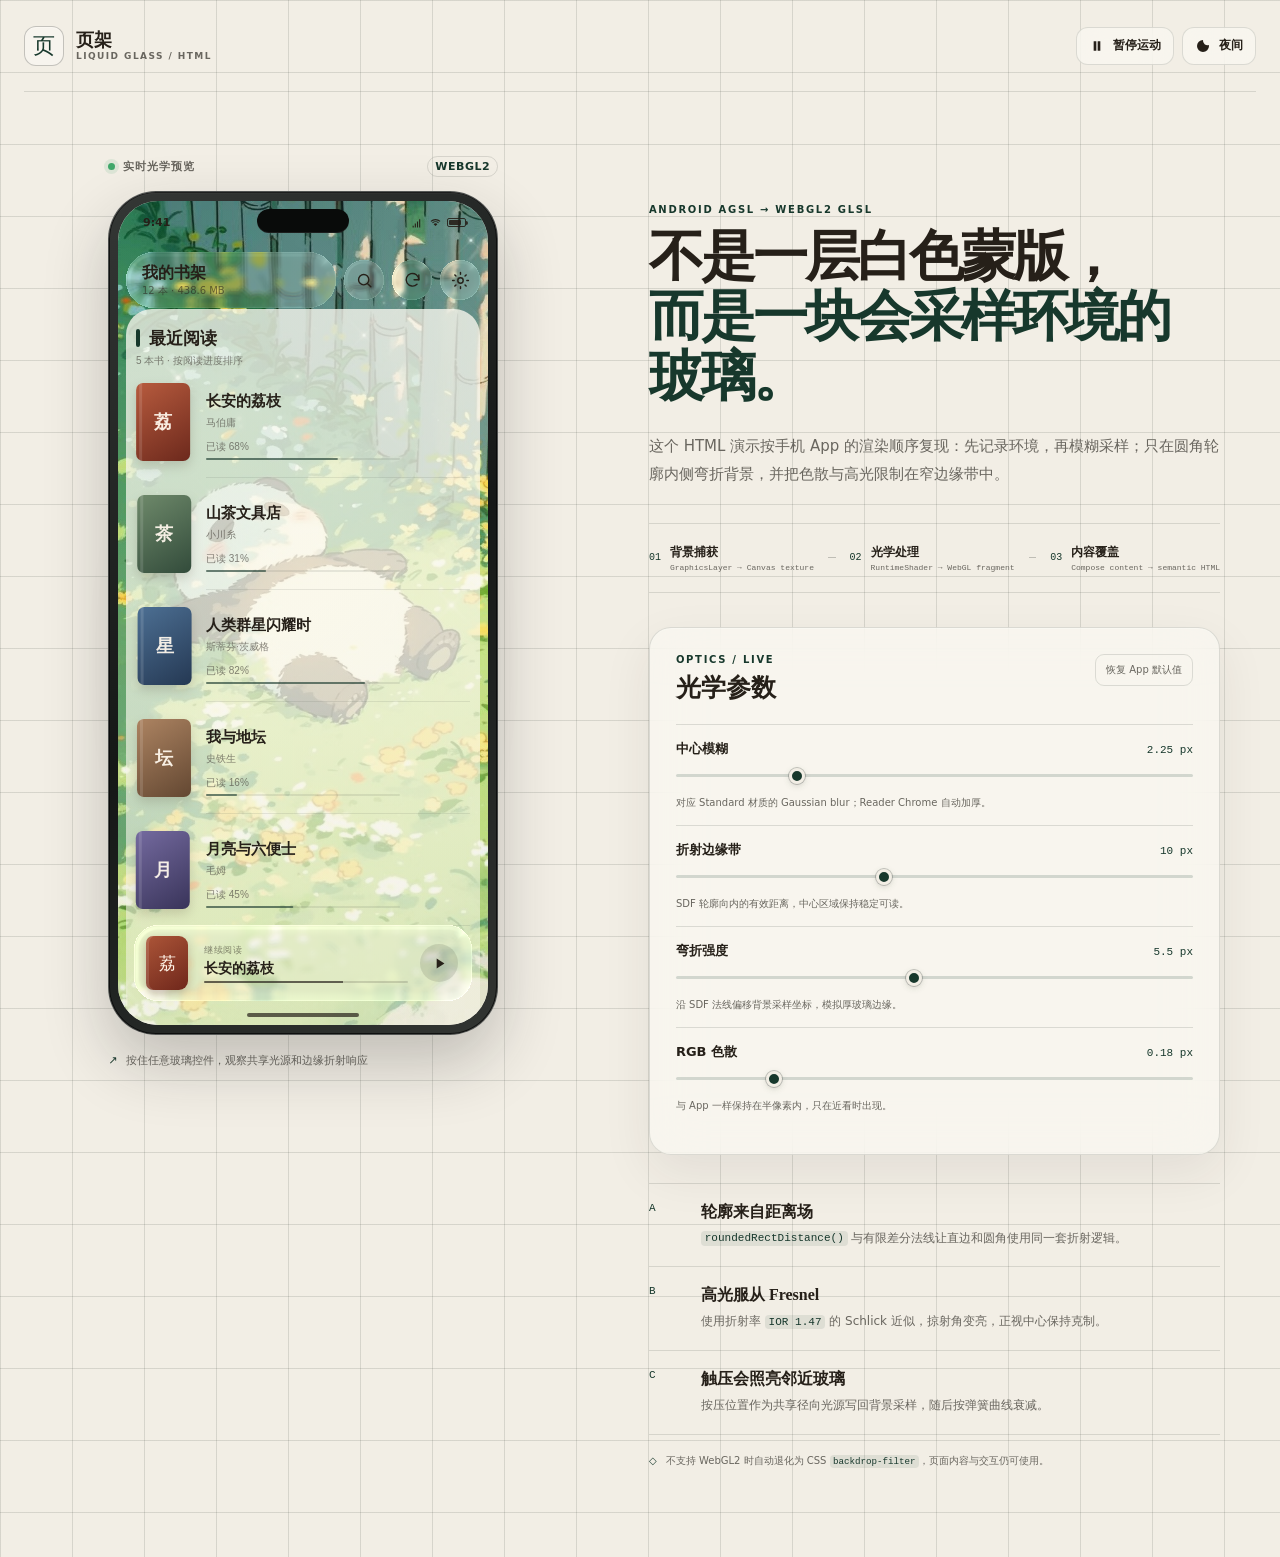
<file: docs/liquid-glass-html/index.html>
<!doctype html>
<html lang="zh-CN" data-theme="light">
<head>
  <meta charset="utf-8">
  <meta name="viewport" content="width=device-width, initial-scale=1, viewport-fit=cover">
  <meta name="color-scheme" content="light dark">
  <meta name="theme-color" content="#f6f2e9">
  <link rel="icon" href="./favicon.svg" type="image/svg+xml">
  <title>页架 · Liquid Glass HTML</title>
  <link rel="stylesheet" href="./styles.css">
  <script src="./app.js" defer></script>
</head>
<body>
  <a class="skip-link" href="#optics-lab">跳到光学参数</a>

  <div class="ambient-field" aria-hidden="true">
    <span></span><span></span><span></span>
  </div>

  <header class="page-header">
    <a class="brand" href="#top" aria-label="页架液态玻璃演示首页">
      <span class="brand-mark" aria-hidden="true">页</span>
      <span><strong>页架</strong><small>LIQUID GLASS / HTML</small></span>
    </a>
    <div class="header-actions">
      <button class="quiet-action" id="motion-toggle" type="button" aria-label="暂停背景运动" aria-pressed="false">
        <svg aria-hidden="true" viewBox="0 0 24 24"><path d="M8 5v14l11-7z"/></svg>
        <span>暂停运动</span>
      </button>
      <button class="quiet-action" id="theme-toggle" type="button" aria-label="切换为夜间主题" aria-pressed="false">
        <svg aria-hidden="true" viewBox="0 0 24 24"><path d="M12 3a9 9 0 1 0 9 9c0-.5 0-1-.1-1.4A7 7 0 0 1 12 3z"/></svg>
        <span>夜间</span>
      </button>
    </div>
  </header>

  <main id="top" class="demo-layout">
    <section class="phone-stage" aria-labelledby="preview-title">
      <div class="stage-label">
        <span class="live-dot" aria-hidden="true"></span>
        <span id="preview-title">实时光学预览</span>
        <span class="stage-tech" id="renderer-label">WebGL2</span>
      </div>

      <div class="phone" id="phone">
        <div class="phone-frame">
          <div class="speaker" aria-hidden="true"></div>
          <div class="phone-screen" id="phone-screen">
            <canvas id="glass-canvas" aria-hidden="true"></canvas>

            <div class="status-bar" aria-hidden="true">
              <span>9:41</span>
              <span class="status-icons">
                <svg viewBox="0 0 24 24"><path d="M3 18h2v3H3zm4-4h2v7H7zm4-4h2v11h-2zm4-4h2v15h-2z"/></svg>
                <svg viewBox="0 0 24 24"><path d="M12 18.5 8.5 15a5 5 0 0 1 7 0zM5.7 12.2a9 9 0 0 1 12.6 0l-1.4 1.4a7 7 0 0 0-9.8 0zM2.9 9.4a13 13 0 0 1 18.2 0l-1.4 1.4a11 11 0 0 0-15.4 0z"/></svg>
                <span class="battery"><i></i></span>
              </span>
            </div>

            <header class="app-chrome">
              <div class="top-row">
                <div class="glass-surface shelf-capsule" data-glass data-material="reader" data-clear="true">
                  <strong>我的书架</strong>
                  <small>12 本 · 438.6 MB</small>
                </div>

                <button class="glass-surface icon-button" data-glass data-circle data-clear="true" id="search-button" type="button" aria-label="搜索书架" aria-expanded="false">
                  <svg aria-hidden="true" viewBox="0 0 24 24"><circle cx="11" cy="11" r="6.5"/><path d="m16 16 4 4"/></svg>
                </button>
                <button class="glass-surface icon-button" data-glass data-circle data-clear="true" id="refresh-button" type="button" aria-label="刷新书架">
                  <svg aria-hidden="true" viewBox="0 0 24 24"><path d="M20 11a8 8 0 1 0-2.3 5.7"/><path d="M20 5v6h-6"/></svg>
                </button>
                <button class="glass-surface icon-button" data-glass data-circle data-clear="true" id="app-theme-button" type="button" aria-label="切换明暗主题">
                  <svg aria-hidden="true" viewBox="0 0 24 24"><circle cx="12" cy="12" r="3.4"/><path d="M12 2v2m0 16v2M4.9 4.9l1.4 1.4m11.4 11.4 1.4 1.4M2 12h2m16 0h2M4.9 19.1l1.4-1.4M17.7 6.3l1.4-1.4"/></svg>
                </button>
              </div>

              <div class="search-wrap" id="search-wrap" hidden>
                <label class="glass-surface search-field" data-glass data-material="reader">
                  <svg aria-hidden="true" viewBox="0 0 24 24"><circle cx="11" cy="11" r="6.5"/><path d="m16 16 4 4"/></svg>
                  <input id="search-input" type="search" placeholder="搜索书名或作者" autocomplete="off">
                  <span class="key-hint" aria-hidden="true">ESC</span>
                </label>
              </div>
            </header>

            <div class="canvas-accessibility sr-only" aria-label="书架内容">
              <h2>最近阅读</h2>
              <ul>
                <li>长安的荔枝，马伯庸，已读 68%</li>
                <li>山茶文具店，小川糸，已读 31%</li>
                <li>人类群星闪耀时，斯蒂芬·茨威格，已读 82%</li>
                <li>我与地坛，史铁生，已读 16%</li>
              </ul>
            </div>

            <section class="glass-surface now-reading" data-glass data-material="reader" aria-label="正在阅读">
              <div class="mini-cover" aria-hidden="true">荔</div>
              <div class="now-copy">
                <small>继续阅读</small>
                <strong>长安的荔枝</strong>
                <span><i></i></span>
              </div>
              <button class="play-button" id="play-button" type="button" aria-label="开始朗读" aria-pressed="false">
                <svg aria-hidden="true" viewBox="0 0 24 24"><path d="M8 5v14l11-7z"/></svg>
              </button>
            </section>

            <div class="gesture-bar" aria-hidden="true"></div>
          </div>
        </div>
      </div>

      <p class="touch-hint"><span aria-hidden="true">↗</span> 按住任意玻璃控件，观察共享光源和边缘折射响应</p>
    </section>

    <section class="explanation" id="optics-lab" aria-labelledby="page-title">
      <p class="eyebrow">ANDROID AGSL → WEBGL2 GLSL</p>
      <h1 id="page-title">不是一层白色蒙版，<br><em>而是一块会采样环境的玻璃。</em></h1>
      <p class="lede">这个 HTML 演示按手机 App 的渲染顺序复现：先记录环境，再模糊采样；只在圆角轮廓内侧弯折背景，并把色散与高光限制在窄边缘带中。</p>

      <div class="source-route" aria-label="实现映射">
        <div><span>01</span><p><strong>背景捕获</strong><small>GraphicsLayer → Canvas texture</small></p></div>
        <i aria-hidden="true"></i>
        <div><span>02</span><p><strong>光学处理</strong><small>RuntimeShader → WebGL fragment</small></p></div>
        <i aria-hidden="true"></i>
        <div><span>03</span><p><strong>内容覆盖</strong><small>Compose content → semantic HTML</small></p></div>
      </div>

      <form class="optics-panel" onsubmit="return false">
        <div class="panel-heading">
          <div>
            <p class="section-index">OPTICS / LIVE</p>
            <h2>光学参数</h2>
          </div>
          <button id="reset-button" class="reset-button" type="button">恢复 App 默认值</button>
        </div>

        <label class="range-control" for="blur-control">
          <span><b>中心模糊</b><output id="blur-value">2.25 px</output></span>
          <input id="blur-control" type="range" min="0" max="10" value="2.25" step="0.25">
          <small>对应 Standard 材质的 Gaussian blur；Reader Chrome 自动加厚。</small>
        </label>

        <label class="range-control" for="edge-control">
          <span><b>折射边缘带</b><output id="edge-value">10 px</output></span>
          <input id="edge-control" type="range" min="2" max="22" value="10" step="0.5">
          <small>SDF 轮廓向内的有效距离，中心区域保持稳定可读。</small>
        </label>

        <label class="range-control" for="bend-control">
          <span><b>弯折强度</b><output id="bend-value">5.5 px</output></span>
          <input id="bend-control" type="range" min="0" max="12" value="5.5" step="0.25">
          <small>沿 SDF 法线偏移背景采样坐标，模拟厚玻璃边缘。</small>
        </label>

        <label class="range-control" for="dispersion-control">
          <span><b>RGB 色散</b><output id="dispersion-value">0.18 px</output></span>
          <input id="dispersion-control" type="range" min="0" max="1" value="0.18" step="0.02">
          <small>与 App 一样保持在半像素内，只在近看时出现。</small>
        </label>
      </form>

      <div class="code-notes">
        <article>
          <span class="note-number">A</span>
          <div><h2>轮廓来自距离场</h2><p><code>roundedRectDistance()</code> 与有限差分法线让直边和圆角使用同一套折射逻辑。</p></div>
        </article>
        <article>
          <span class="note-number">B</span>
          <div><h2>高光服从 Fresnel</h2><p>使用折射率 <code>IOR 1.47</code> 的 Schlick 近似，掠射角变亮，正视中心保持克制。</p></div>
        </article>
        <article>
          <span class="note-number">C</span>
          <div><h2>触压会照亮邻近玻璃</h2><p>按压位置作为共享径向光源写回背景采样，随后按弹簧曲线衰减。</p></div>
        </article>
      </div>

      <p class="fallback-note"><span aria-hidden="true">◇</span> 不支持 WebGL2 时自动退化为 CSS <code>backdrop-filter</code>，页面内容与交互仍可使用。</p>
    </section>
  </main>
</body>
</html>
</file>
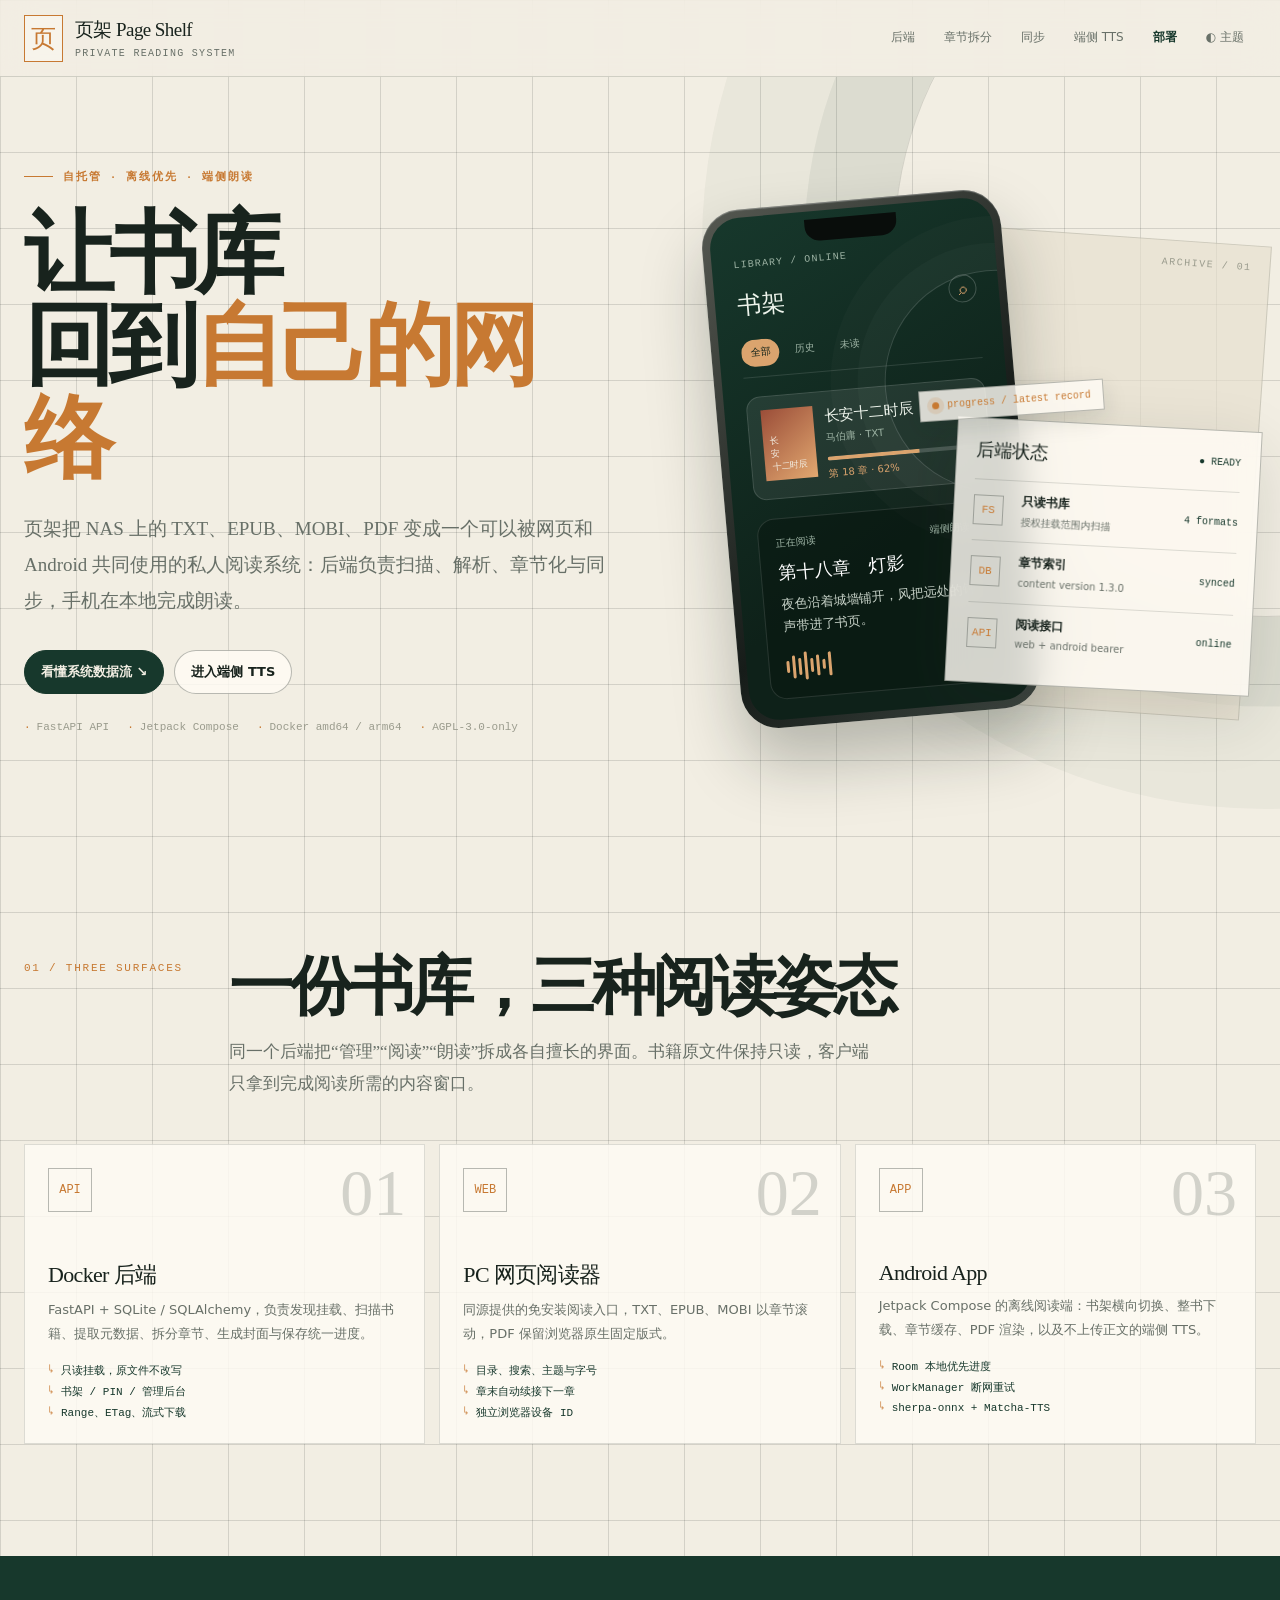
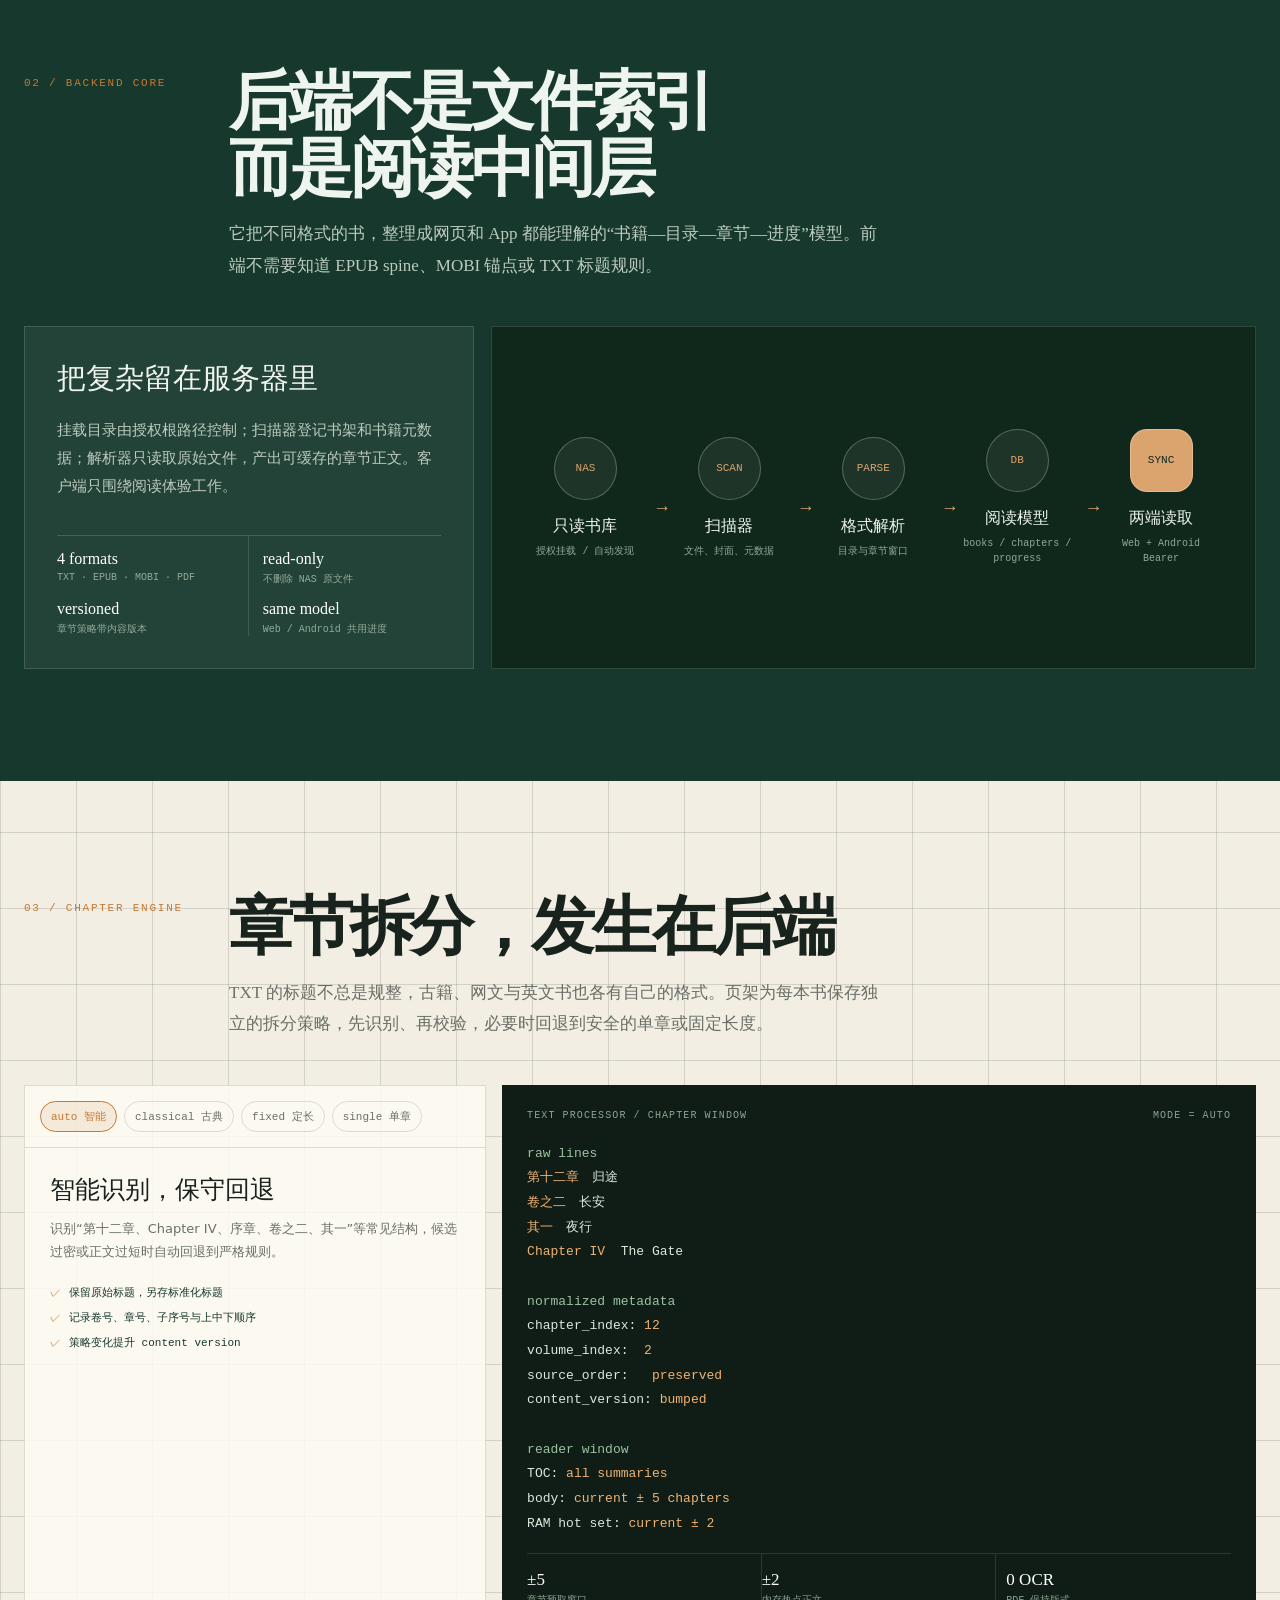
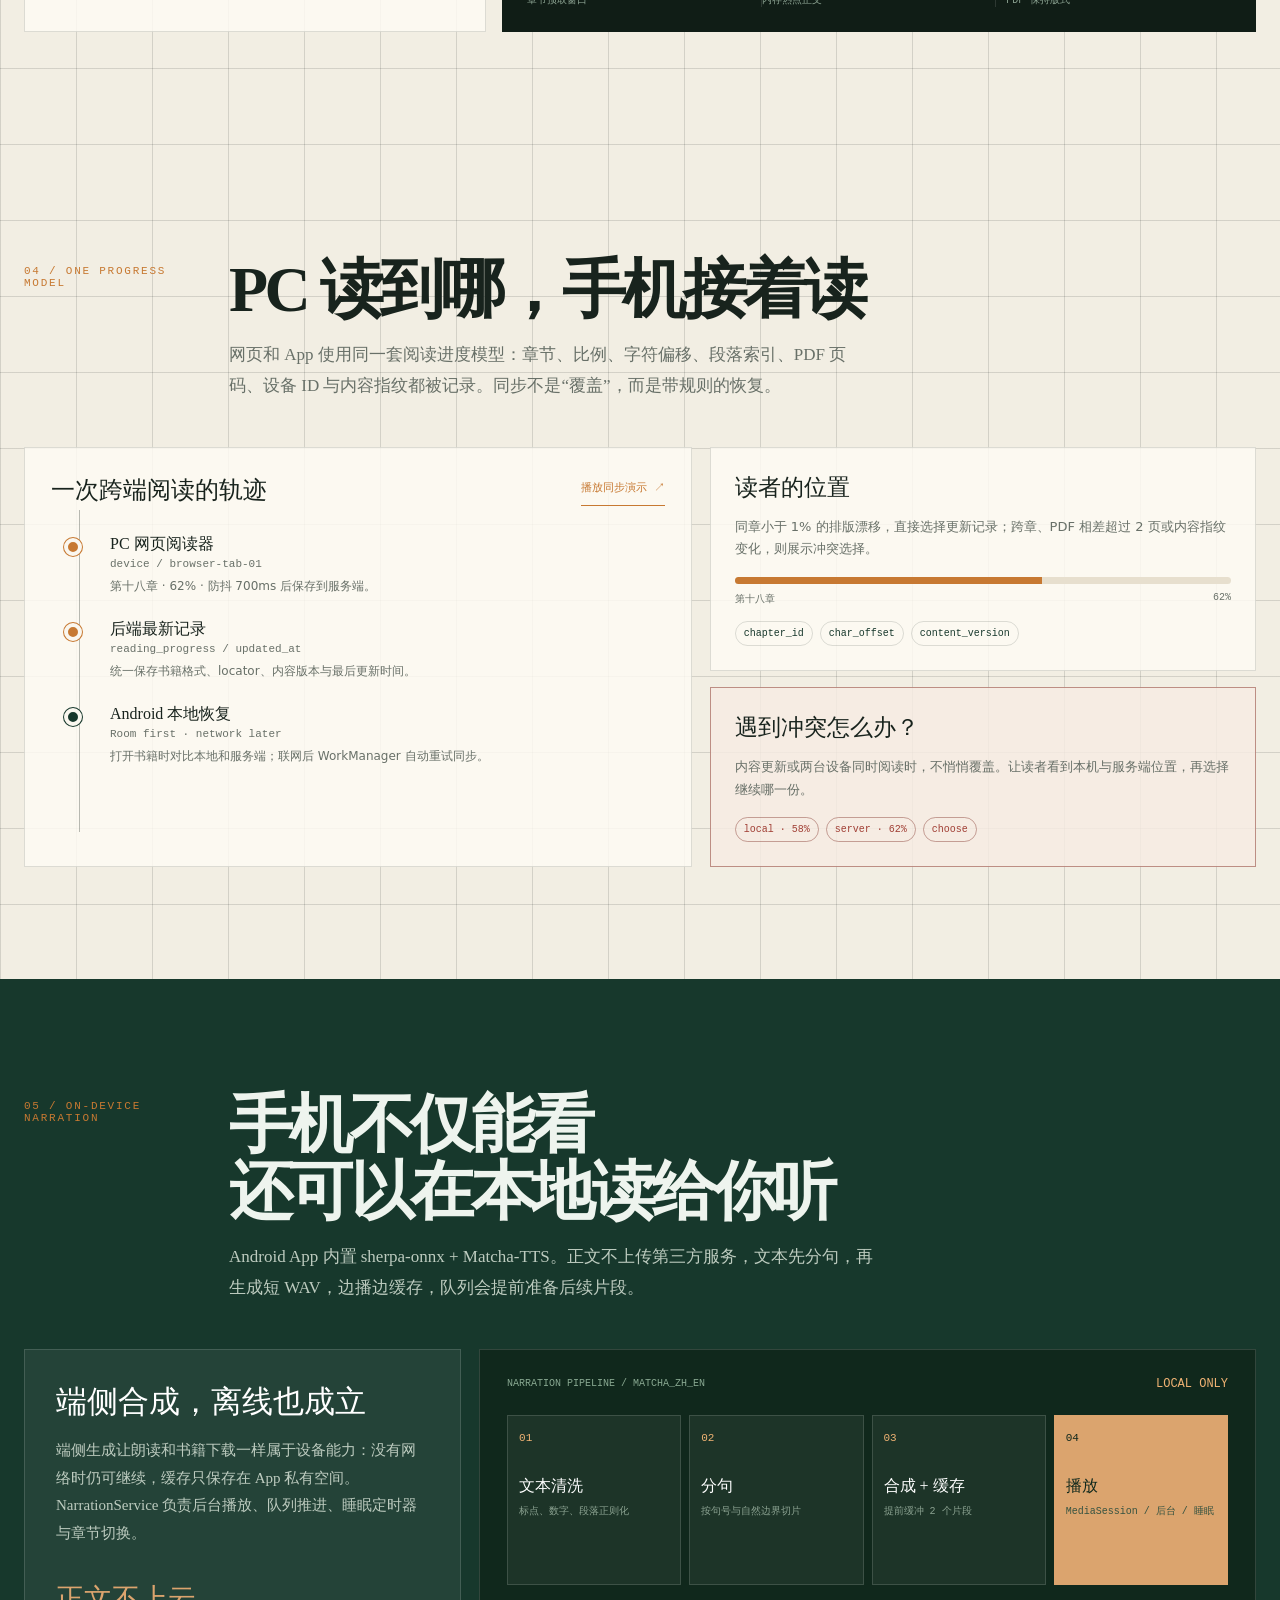
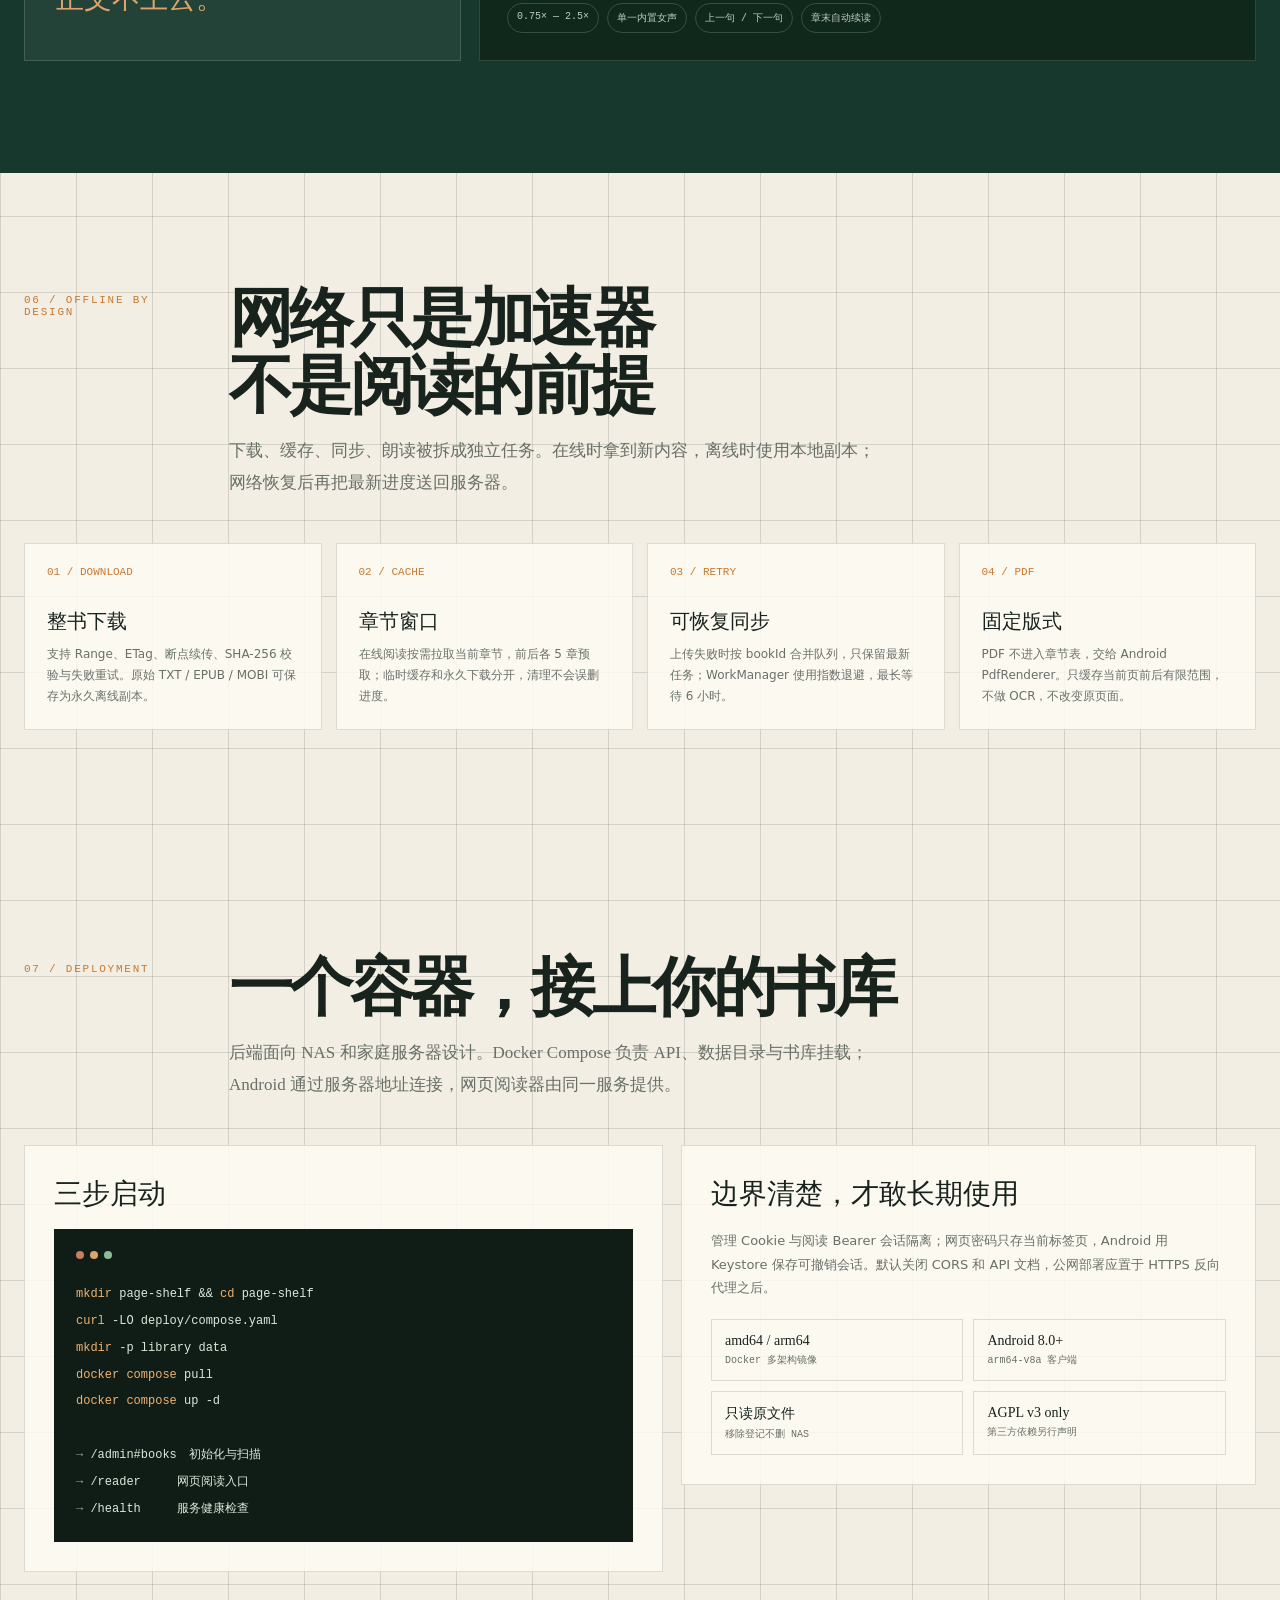
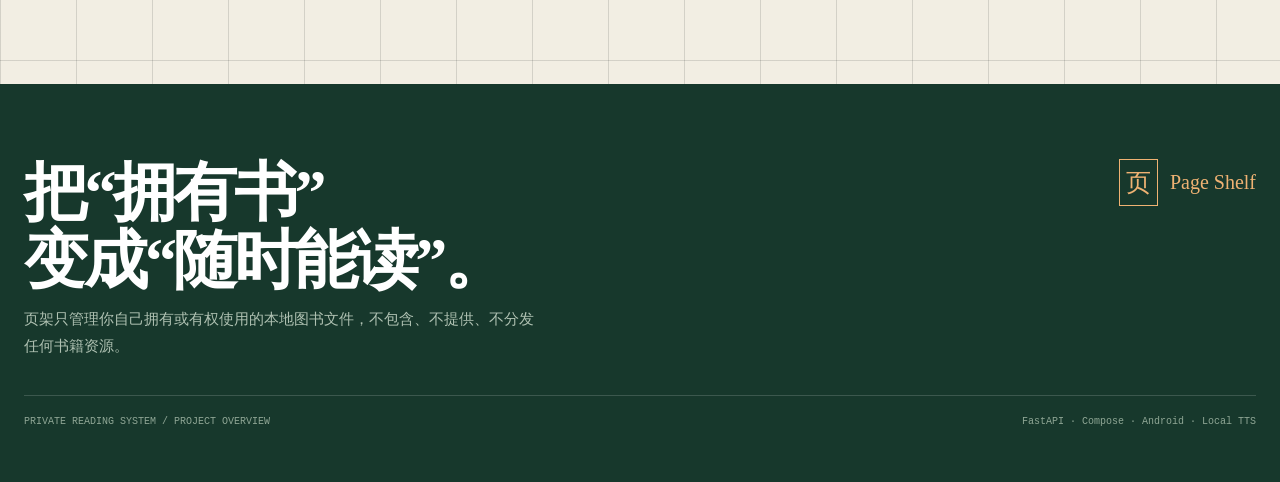
<file: docs/project-overview.html>
<!doctype html>
<html lang="zh-CN" data-theme="light">
<head>
<meta charset="utf-8"><meta name="viewport" content="width=device-width,initial-scale=1,viewport-fit=cover">
<meta name="description" content="页架 Page Shelf：自托管的 NAS 书库、网页阅读器与 Android 端侧朗读系统。">
<title>页架 Page Shelf · 让书库回到自己的网络</title>
<style>
:root{--paper:#f2eee3;--paper2:#e7dfce;--card:rgba(255,252,244,.82);--solid:#faf7ef;--forest:#17382c;--forest2:#285341;--ink:#18231d;--muted:#687068;--faint:#9a9b8d;--line:rgba(24,35,29,.14);--strong:rgba(24,35,29,.3);--amber:#c77932;--red:#a13f35;--shadow:0 20px 60px rgba(35,42,32,.14);--mono:"Cascadia Code","SFMono-Regular",Consolas,monospace;--sans:"Microsoft YaHei UI","Noto Sans CJK SC",system-ui,sans-serif;--serif:"STSong","Songti SC","Noto Serif CJK SC",serif}
html[data-theme=dark]{--paper:#0c1511;--paper2:#14251c;--card:rgba(20,39,29,.84);--solid:#16291f;--forest:#8fc2a1;--forest2:#b3d9bd;--ink:#eef4ee;--muted:#aab9ad;--faint:#738177;--line:rgba(237,244,238,.13);--strong:rgba(237,244,238,.28);--amber:#efb273;--red:#ef8d82;--shadow:0 24px 70px rgba(0,0,0,.35)}
*{box-sizing:border-box}html{min-width:320px;scroll-behavior:smooth;background:var(--paper)}body{margin:0;overflow-x:hidden;color:var(--ink);background:linear-gradient(90deg,var(--line) 1px,transparent 1px) 0 0/76px 76px,linear-gradient(var(--line) 1px,transparent 1px) 0 0/76px 76px,var(--paper);font:16px/1.65 var(--sans);transition:background-color .35s,color .35s}body:before{content:"";position:fixed;inset:0;pointer-events:none;z-index:50;opacity:.17;mix-blend-mode:multiply;background-image:radial-gradient(rgba(21,35,25,.2) .45px,transparent .65px);background-size:6px 6px}a{color:inherit}button{font:inherit;color:inherit}button:focus-visible,a:focus-visible{outline:3px solid color-mix(in srgb,var(--amber) 60%,transparent);outline-offset:4px}.skip{position:fixed;left:16px;top:14px;z-index:80;translate:0 -160%;padding:9px 14px;border-radius:999px;color:var(--paper);background:var(--forest)}.skip:focus{translate:0}.shell{width:min(1240px,calc(100% - 48px));margin:0 auto}
.topbar{position:sticky;top:0;z-index:40;border-bottom:1px solid var(--line);background:color-mix(in srgb,var(--paper) 84%,transparent);backdrop-filter:blur(16px)}.topbar-inner{min-height:76px;display:flex;align-items:center;justify-content:space-between;gap:20px}.brand{display:inline-flex;align-items:center;gap:12px;text-decoration:none}.brand-mark{width:39px;height:47px;display:grid;place-items:center;border:1px solid var(--amber);color:var(--amber);font:25px var(--serif);background:color-mix(in srgb,var(--solid) 68%,transparent)}.brand-copy{display:grid;line-height:1.05}.brand-copy strong{font:19px var(--serif);letter-spacing:-.03em}.brand-copy small{margin-top:5px;color:var(--muted);font:10px var(--mono);letter-spacing:.13em;text-transform:uppercase}.topnav{display:flex;align-items:center;gap:5px}.topnav a,.theme-toggle{padding:9px 11px;border:1px solid transparent;border-radius:999px;text-decoration:none;font-size:12px;color:var(--muted);background:transparent;cursor:pointer}.topnav a:hover,.theme-toggle:hover{border-color:var(--line);color:var(--ink);background:var(--card)}.topnav a:last-of-type{color:var(--forest);font-weight:700}
.hero{position:relative;padding:92px 0 108px;overflow:hidden}.hero:after{content:"";position:absolute;width:58vw;height:58vw;right:-28vw;top:-16vw;border:1px solid var(--line);border-radius:50%;box-shadow:0 0 0 7vw color-mix(in srgb,var(--forest) 6%,transparent),0 0 0 15vw color-mix(in srgb,var(--forest) 4%,transparent);pointer-events:none}.hero-grid{position:relative;z-index:1;display:grid;grid-template-columns:minmax(0,1fr) minmax(420px,.9fr);gap:clamp(52px,8vw,116px);align-items:center}.eyebrow{display:flex;align-items:center;gap:10px;margin:0 0 24px;color:var(--amber);font:700 11px var(--mono);letter-spacing:.16em;text-transform:uppercase}.eyebrow:before{content:"";width:29px;height:1px;background:var(--amber)}h1,h2,h3,p{margin-top:0}h1,h2{font-family:var(--serif);font-weight:600;letter-spacing:-.055em}h1{max-width:760px;margin-bottom:26px;font-size:clamp(46px,7vw,94px);line-height:1.03}h1 em{color:var(--amber);font-style:normal}.lede{max-width:620px;margin-bottom:31px;color:var(--muted);font:19px/1.9 var(--serif)}.hero-actions{display:flex;flex-wrap:wrap;gap:10px}.button{display:inline-flex;align-items:center;justify-content:center;gap:9px;min-height:44px;padding:0 16px;border-radius:999px;text-decoration:none;font-size:13px;font-weight:700;transition:transform .2s,background .2s}.button:hover{transform:translateY(-2px)}.button-primary{border:1px solid var(--forest);color:var(--paper);background:var(--forest)}.button-quiet{border:1px solid var(--strong);background:var(--card)}.button-quiet:hover{border-color:var(--amber)}.hero-notes{display:flex;flex-wrap:wrap;gap:8px 18px;margin-top:27px;color:var(--faint);font:11px var(--mono)}.hero-notes span:before{content:"·";margin-right:6px;color:var(--amber)}
.hero-stage{position:relative;min-height:505px}.stage-backdrop{position:absolute;inset:30px 0 0 46px;border:1px solid var(--line);background:color-mix(in srgb,var(--paper2) 65%,transparent);transform:rotate(4deg)}.stage-backdrop:before{content:"ARCHIVE / 01";position:absolute;top:16px;right:18px;color:var(--faint);font:10px var(--mono);letter-spacing:.15em}.device{position:absolute;z-index:2;left:0;top:0;width:min(300px,72%);aspect-ratio:300/520;padding:8px;border-radius:38px;background:linear-gradient(140deg,#555851,#161c19 60%,#3c443f);box-shadow:0 35px 65px rgba(20,32,24,.28),inset 0 1px 1px rgba(255,255,255,.32);transform:rotate(-5deg)}.device-screen{position:relative;height:100%;overflow:hidden;border-radius:31px;color:#edf3eb;background:linear-gradient(150deg,#17382c,#0e2119 65%)}.device-screen:before{content:"";position:absolute;width:220px;height:220px;right:-100px;top:74px;border:1px solid rgba(255,255,255,.16);border-radius:50%;box-shadow:0 0 0 27px rgba(255,255,255,.025),0 0 0 54px rgba(255,255,255,.018)}.phone-notch{position:absolute;z-index:3;top:8px;left:50%;width:92px;height:22px;translate:-50%;border-radius:0 0 15px 15px;background:#090d0b}.phone-ui{position:relative;z-index:1;display:grid;gap:19px;padding:42px 22px 22px}.phone-ui small{color:#9db3a4;font:10px var(--mono);letter-spacing:.11em}.phone-head{display:flex;justify-content:space-between;align-items:end}.phone-head strong{font:24px var(--serif)}.phone-head span{width:28px;height:28px;display:grid;place-items:center;border:1px solid rgba(255,255,255,.2);border-radius:50%;color:#dba46e}.shelf-tabs{display:flex;gap:7px;overflow:hidden;border-bottom:1px solid rgba(255,255,255,.12);padding-bottom:10px}.shelf-tabs span{flex:0 0 auto;padding:5px 9px;border-radius:999px;color:#9db3a4;font-size:10px}.shelf-tabs span:first-child{color:#132319;background:#dba46e}.phone-book{display:grid;grid-template-columns:52px 1fr;gap:11px;padding:13px;border:1px solid rgba(255,255,255,.13);border-radius:14px;background:rgba(255,255,255,.08)}.phone-cover{width:52px;height:71px;display:grid;place-items:end start;padding:7px;color:#f2eee3;background:linear-gradient(140deg,#9b4e39,#e2a870);font:9px var(--serif)}.phone-book strong{display:block;margin:2px 0 5px;font:15px var(--serif)}.phone-book p{margin:0;color:#9db3a4;font-size:10px;line-height:1.4}.phone-progress{height:4px;margin-top:12px;border-radius:99px;background:rgba(255,255,255,.18);overflow:hidden}.phone-progress i{display:block;width:62%;height:100%;background:#dba46e}.phone-read{padding:17px;border:1px solid rgba(255,255,255,.12);border-radius:17px;background:rgba(8,20,14,.45)}.phone-read-label{display:flex;justify-content:space-between;color:#9db3a4;font:10px var(--mono)}.phone-read h4{margin:11px 0 9px;color:#fff;font:18px var(--serif)}.phone-read p{margin:0;color:#c7d2c8;font:13px/1.75 var(--serif)}.phone-wave{display:flex;align-items:center;gap:3px;height:28px;margin-top:14px}.phone-wave i{width:3px;height:var(--h);border-radius:99px;background:#dba46e;animation:wave 1.5s ease-in-out infinite;animation-delay:var(--d)}@keyframes wave{50%{transform:scaleY(.4);opacity:.55}}
.backend-mini{position:absolute;z-index:3;right:0;bottom:15px;width:min(305px,68%);padding:19px;border:1px solid var(--strong);background:var(--card);box-shadow:var(--shadow);backdrop-filter:blur(16px);transform:rotate(3deg)}.mini-top{display:flex;align-items:center;justify-content:space-between;margin-bottom:17px}.mini-top strong{font:18px var(--serif)}.mini-top span{color:var(--forest);font:10px var(--mono)}.mini-row{display:grid;grid-template-columns:38px 1fr auto;gap:10px;align-items:center;padding:11px 0;border-top:1px solid var(--line)}.mini-icon{width:30px;height:30px;display:grid;place-items:center;border:1px solid var(--strong);color:var(--amber);font:11px var(--mono)}.mini-row b{display:block;font-size:12px}.mini-row small{display:block;margin-top:2px;color:var(--muted);font-size:10px}.mini-status{color:var(--forest);font:10px var(--mono)}.signal{position:absolute;z-index:4;left:37%;top:37%;display:flex;align-items:center;gap:8px;padding:9px 12px;border:1px solid var(--strong);background:var(--card);box-shadow:0 8px 24px rgba(20,35,24,.12);color:var(--amber);font:10px var(--mono);transform:rotate(-4deg)}.signal:before{content:"";width:7px;height:7px;border-radius:50%;background:currentColor;box-shadow:0 0 0 5px color-mix(in srgb,currentColor 16%,transparent)}
.section{padding:112px 0}.section-dark{color:#eef4ee;background:var(--forest)}.section-head{display:grid;grid-template-columns:170px minmax(0,1fr);gap:35px;align-items:start;margin-bottom:45px}.section-label{padding-top:9px;color:var(--amber);font:11px var(--mono);letter-spacing:.16em}h2{margin-bottom:16px;font-size:clamp(37px,5vw,66px);line-height:1.05}.section-intro{max-width:650px;margin-bottom:0;color:var(--muted);font:17px/1.85 var(--serif)}.section-dark .section-intro{color:#bdcbbf}
.platforms{display:grid;grid-template-columns:repeat(3,1fr);gap:14px}.platform-card{min-height:290px;padding:23px;border:1px solid var(--line);background:var(--card);position:relative;overflow:hidden}.platform-card:after{content:attr(data-index);position:absolute;right:18px;top:10px;color:color-mix(in srgb,var(--ink) 18%,transparent);font:66px var(--serif)}.platform-card .icon{width:44px;height:44px;display:grid;place-items:center;margin-bottom:48px;border:1px solid var(--strong);color:var(--amber);font:12px var(--mono)}.platform-card h3{margin-bottom:8px;font:22px var(--serif);letter-spacing:-.03em}.platform-card p{margin-bottom:18px;color:var(--muted);font-size:13px;line-height:1.8}.platform-card ul{display:grid;gap:6px;margin:0;padding:0;list-style:none;color:var(--forest);font:11px var(--mono)}.platform-card li:before{content:"↳";margin-right:7px;color:var(--amber)}
.architecture{display:grid;grid-template-columns:minmax(0,.74fr) minmax(0,1.26fr);gap:17px;align-items:stretch}.arch-copy{padding:32px;border:1px solid rgba(255,255,255,.14);background:rgba(255,255,255,.055)}.arch-copy h3{margin-bottom:18px;font:29px var(--serif)}.arch-copy p{color:#bdcbbf;font:15px/1.85 var(--serif)}.arch-facts{display:grid;grid-template-columns:1fr 1fr;gap:0;margin-top:35px;border-top:1px solid rgba(255,255,255,.16)}.arch-facts div{padding:14px 10px 0 0;border-right:1px solid rgba(255,255,255,.13)}.arch-facts div:nth-child(even){padding-left:14px;border-right:0}.arch-facts b{display:block;color:#fff;font:16px var(--serif)}.arch-facts small{display:block;margin-top:4px;color:#94aa99;font:10px var(--mono)}.flow{display:grid;grid-template-columns:repeat(5,1fr);align-items:stretch;gap:0;min-height:320px;padding:30px 22px;border:1px solid rgba(255,255,255,.14);background:#10281c;overflow:hidden}.flow-node{position:relative;display:flex;flex-direction:column;justify-content:center;align-items:center;min-width:0;padding:15px 7px;text-align:center}.flow-node:not(:last-child):after{content:"→";position:absolute;right:-10px;top:50%;color:#dba46e;font:18px var(--mono)}.flow-symbol{width:63px;height:63px;display:grid;place-items:center;margin-bottom:16px;border:1px solid rgba(255,255,255,.26);border-radius:50%;color:#dba46e;font:11px var(--mono);background:rgba(255,255,255,.06)}.flow-node strong{font:16px var(--serif)}.flow-node small{max-width:110px;margin-top:7px;color:#90a896;font:10px/1.55 var(--mono)}.flow-node:last-child .flow-symbol{border-radius:17px;color:#10281c;background:#dba46e}
.split-layout{display:grid;grid-template-columns:minmax(0,.76fr) minmax(0,1.24fr);gap:16px}.split-card{border:1px solid var(--line);background:var(--card)}.split-tabs{display:flex;flex-wrap:wrap;gap:7px;padding:15px;border-bottom:1px solid var(--line)}.split-tabs button{padding:7px 10px;border:1px solid var(--line);border-radius:999px;background:transparent;color:var(--muted);cursor:pointer;font:11px var(--mono)}.split-tabs button[aria-selected=true]{border-color:var(--amber);color:var(--amber);background:color-mix(in srgb,var(--amber) 12%,transparent)}.split-body{padding:25px}.split-body h3{margin-bottom:11px;font:25px var(--serif)}.split-body p{color:var(--muted);font-size:13px;line-height:1.8}.rule-list{display:grid;gap:8px;margin:22px 0 0;padding:0;list-style:none;color:var(--forest);font:11px/1.55 var(--mono)}.rule-list li{display:flex;gap:8px;align-items:flex-start}.rule-list li:before{content:"✓";color:var(--amber)}.code-card{padding:25px;color:#dbe8dc;background:#101d16;overflow:auto}.code-head{display:flex;justify-content:space-between;margin-bottom:21px;color:#88a891;font:10px var(--mono);letter-spacing:.11em}.code-card pre{margin:0;font:13px/1.9 var(--mono);white-space:pre-wrap}.accent{color:#efb273}.soft{color:#9bc2a3}.split-foot{display:grid;grid-template-columns:repeat(3,1fr);margin-top:16px;border-top:1px solid rgba(255,255,255,.12)}.split-foot div{padding:16px 8px 0 0;border-right:1px solid rgba(255,255,255,.12)}.split-foot div:last-child{border-right:0;padding-left:10px}.split-foot b{display:block;color:#fff;font:17px var(--serif)}.split-foot small{display:block;margin-top:3px;color:#8ba291;font:10px var(--mono)}
.sync-board{display:grid;grid-template-columns:minmax(0,1.1fr) minmax(285px,.9fr);gap:18px}.timeline-card{position:relative;padding:26px;border:1px solid var(--line);background:var(--card);overflow:hidden}.timeline-card:before{content:"";position:absolute;left:54px;top:62px;bottom:34px;width:1px;background:var(--strong)}.timeline-title{display:flex;justify-content:space-between;gap:20px;margin-bottom:28px}.timeline-title h3{margin:0;font:24px var(--serif)}.timeline-title button{border:0;border-bottom:1px solid var(--amber);padding:0 0 3px;color:var(--amber);background:none;cursor:pointer;font:11px var(--mono)}.event{position:relative;display:grid;grid-template-columns:43px 1fr;gap:16px;margin:0 0 23px}.event:last-child{margin-bottom:0}.event-dot{position:relative;z-index:1;width:18px;height:18px;margin:4px auto 0;border:4px solid var(--solid);border-radius:50%;background:var(--amber);box-shadow:0 0 0 1px var(--amber)}.event:last-child .event-dot{background:var(--forest);box-shadow:0 0 0 1px var(--forest)}.event b{display:block;font:16px var(--serif)}.event small{display:block;margin-top:3px;color:var(--muted);font:11px var(--mono)}.event p{margin:7px 0 0;color:var(--muted);font-size:12px;line-height:1.6}.sync-side{display:grid;gap:16px}.sync-card{padding:24px;border:1px solid var(--line);background:var(--card)}.sync-card h3{margin-bottom:13px;font:23px var(--serif)}.sync-card p{color:var(--muted);font-size:13px;line-height:1.75}.meter{height:7px;margin:16px 0 8px;border-radius:99px;overflow:hidden;background:var(--paper2)}.meter i{display:block;width:62%;height:100%;background:var(--amber);transition:width .7s cubic-bezier(.2,.8,.2,1)}.meter-label{display:flex;justify-content:space-between;color:var(--muted);font:10px var(--mono)}.chips{display:flex;flex-wrap:wrap;gap:7px;margin-top:15px}.chip{padding:6px 8px;border:1px solid var(--line);border-radius:999px;color:var(--forest);font:10px var(--mono)}.conflict{border-color:color-mix(in srgb,var(--red) 45%,var(--line));background:color-mix(in srgb,var(--red) 7%,var(--card))}.conflict .chip{color:var(--red);border-color:color-mix(in srgb,var(--red) 35%,var(--line))}
.tts{display:grid;grid-template-columns:minmax(0,.72fr) minmax(0,1.28fr);gap:18px}.tts-copy{padding:31px;color:#eef4ee;border:1px solid rgba(255,255,255,.14);background:rgba(255,255,255,.055)}.tts-copy h3{margin-bottom:14px;color:#fff;font:31px var(--serif)}.tts-copy p{color:#bdcbbf;font:15px/1.85 var(--serif)}.tts-copy .big-note{display:block;margin:32px 0 0;color:#dba46e;font:28px var(--serif)}.tts-pipeline{padding:27px;border:1px solid rgba(255,255,255,.14);background:#10281c}.tts-pipeline-head{display:flex;align-items:center;justify-content:space-between;margin-bottom:24px;color:#88a891;font:10px var(--mono)}.tts-pipeline-head b{color:#efb273;font:12px var(--mono)}.tts-steps{display:grid;grid-template-columns:repeat(4,1fr);gap:8px}.tts-step{min-height:170px;padding:16px 11px;border:1px solid rgba(255,255,255,.14);background:rgba(255,255,255,.055)}.tts-step span{display:block;margin-bottom:32px;color:#efb273;font:11px var(--mono)}.tts-step strong{display:block;color:#fff;font:16px var(--serif)}.tts-step small{display:block;margin-top:7px;color:#8ba291;font:10px/1.55 var(--mono)}.tts-step:last-child{background:#dba46e;border-color:#dba46e}.tts-step:last-child span,.tts-step:last-child strong{color:#10281c}.tts-step:last-child small{color:#365341}.tts-controls{display:flex;flex-wrap:wrap;gap:8px;margin-top:18px}.tts-control{padding:7px 9px;border:1px solid rgba(255,255,255,.17);border-radius:999px;color:#bdcbbf;font:10px var(--mono)}
.capabilities{display:grid;grid-template-columns:repeat(4,1fr);gap:14px}.capability{padding:22px;border:1px solid var(--line);background:var(--card)}.capability .number{display:block;margin-bottom:30px;color:var(--amber);font:11px var(--mono)}.capability h3{margin-bottom:9px;font:20px var(--serif)}.capability p{margin:0;color:var(--muted);font-size:12px;line-height:1.75}.deploy{display:grid;grid-template-columns:minmax(0,1fr) minmax(0,.9fr);gap:18px;align-items:start}.deploy-card{padding:29px;border:1px solid var(--line);background:var(--card)}.deploy-card h3{margin-bottom:16px;font:28px var(--serif)}.deploy-card p{color:var(--muted);font-size:13px;line-height:1.8}.terminal{padding:22px;color:#dbe8dc;background:#101d16}.terminal-top{display:flex;gap:6px;margin-bottom:20px}.terminal-top i{width:8px;height:8px;border-radius:50%;background:#ca7c67}.terminal-top i:nth-child(2){background:#dba46e}.terminal-top i:nth-child(3){background:#8dbb98}.terminal code{font:12px/1.9 var(--mono);white-space:pre-wrap}.terminal code b{color:#efb273;font-weight:400}.deploy-list{display:grid;grid-template-columns:1fr 1fr;gap:10px;margin-top:20px}.deploy-list div{padding:13px;border:1px solid var(--line)}.deploy-list strong{display:block;font:14px var(--serif)}.deploy-list small{display:block;margin-top:4px;color:var(--muted);font:10px var(--mono)}
.footer{padding:75px 0 56px;color:#d5e2d7;background:var(--forest)}.footer-top{display:flex;justify-content:space-between;gap:40px;align-items:start;padding-bottom:34px;border-bottom:1px solid rgba(255,255,255,.16)}.footer h2{max-width:620px;margin-bottom:12px;color:#fff;font-size:clamp(34px,5vw,64px)}.footer p{max-width:520px;margin:0;color:#afc1b2;font:15px/1.85 var(--serif)}.footer-mark{display:flex;align-items:center;gap:12px;color:#efb273;font:20px var(--serif);white-space:nowrap}.footer-mark span{display:grid;place-items:center;width:39px;height:47px;border:1px solid #efb273;font-size:25px}.footer-bottom{display:flex;justify-content:space-between;gap:20px;padding-top:20px;color:#8fa695;font:10px var(--mono)}.reveal{opacity:1;translate:0;transition:opacity .65s ease,translate .65s ease}.reveal.is-visible{opacity:1;translate:0}
@media(max-width:900px){.hero-grid,.architecture,.split-layout,.sync-board,.tts,.deploy{grid-template-columns:1fr}.hero-stage{max-width:600px;margin:0 auto;width:100%}.platforms{grid-template-columns:1fr}.platform-card{min-height:0}.platform-card .icon{margin-bottom:28px}.flow{grid-template-columns:1fr;gap:0}.flow-node{min-height:112px;flex-direction:row;justify-content:flex-start;gap:16px;text-align:left}.flow-symbol{flex:0 0 auto;margin:0}.flow-node:not(:last-child):after{content:"↓";right:auto;top:auto;bottom:-12px;left:25px}.tts-steps{grid-template-columns:1fr 1fr}.capabilities{grid-template-columns:1fr 1fr}.section-head{grid-template-columns:1fr;gap:13px;margin-bottom:32px}.section{padding:78px 0}}
@media(max-width:760px){.topnav a{display:none}.topnav{flex-shrink:0}.topbar-inner{gap:8px}.brand-copy strong{font-size:16px}.shell{width:calc(100% - 30px)}.hero{padding-top:64px}.hero-grid,.hero-copy,.hero-stage{min-width:0;width:100%;max-width:100%}.hero-copy{overflow:hidden;padding-inline:15px}.lede{width:300px;max-width:100%;font-size:16px;line-height:1.8;overflow-wrap:anywhere;word-break:break-all}.hero-stage{min-height:470px}.device{width:270px}.backend-mini{width:285px}.signal{left:31%;top:39%}}
@media(max-width:520px){.capabilities,.tts-steps{grid-template-columns:1fr}.footer-top,.footer-bottom{flex-direction:column}.footer-mark{order:-1}.split-foot{grid-template-columns:1fr}.split-foot div{border-right:0;border-bottom:1px solid rgba(255,255,255,.12);padding-bottom:10px}.split-foot div:last-child{padding-left:0;border-bottom:0}.timeline-title{flex-direction:column;gap:9px}.timeline-card:before{left:49px}}
@media(prefers-reduced-motion:reduce){*,*:before,*:after{scroll-behavior:auto!important;animation-duration:.001ms!important;transition-duration:.001ms!important}.reveal{opacity:1;translate:0}}
</style>
</head><body>
<a class="skip" href="#main">跳到主要内容</a>
<header class="topbar"><div class="shell topbar-inner"><a class="brand" href="#top" aria-label="页架 Page Shelf 首页"><span class="brand-mark">页</span><span class="brand-copy"><strong>页架 Page Shelf</strong><small>PRIVATE READING SYSTEM</small></span></a><nav class="topnav" aria-label="页面导航"><a href="#architecture">后端</a><a href="#chapters">章节拆分</a><a href="#sync">同步</a><a href="#tts">端侧 TTS</a><a href="#deploy">部署</a><button class="theme-toggle" type="button" aria-label="切换深色模式" aria-pressed="false">◐ 主题</button></nav></div></header>
<main id="main">
<section class="hero" id="top"><div class="shell hero-grid"><div class="hero-copy reveal"><p class="eyebrow">自托管 · 离线优先 · 端侧朗读</p><h1>让书库<br>回到<em>自己的网络</em></h1><p class="lede">页架把 NAS 上的 TXT、EPUB、MOBI、PDF 变成一个可以被网页和 Android 共同使用的私人阅读系统：后端负责扫描、解析、章节化与同步，手机在本地完成朗读。</p><div class="hero-actions"><a class="button button-primary" href="#architecture">看懂系统数据流 ↘</a><a class="button button-quiet" href="#tts">进入端侧 TTS</a></div><div class="hero-notes"><span>FastAPI API</span><span>Jetpack Compose</span><span>Docker amd64 / arm64</span><span>AGPL-3.0-only</span></div></div><div class="hero-stage reveal" aria-label="页架手机端与后端概览示意"><div class="stage-backdrop"></div><div class="device"><div class="device-screen"><span class="phone-notch"></span><div class="phone-ui"><small>LIBRARY / ONLINE</small><div class="phone-head"><strong>书架</strong><span>⌕</span></div><div class="shelf-tabs"><span>全部</span><span>历史</span><span>未读</span></div><div class="phone-book"><div class="phone-cover">长<br>安<br>十二时辰</div><div><strong>长安十二时辰</strong><p>马伯庸 · TXT</p><div class="phone-progress"><i></i></div><p style="margin-top:6px;color:#dba46e">第 18 章 · 62%</p></div></div><div class="phone-read"><div class="phone-read-label"><span>正在阅读</span><span>端侧朗读中</span></div><h4>第十八章　灯影</h4><p>夜色沿着城墙铺开，风把远处的钟声带进了书页。</p><div class="phone-wave" aria-hidden="true"><i style="--h:12px;--d:0s"></i><i style="--h:23px;--d:.1s"></i><i style="--h:17px;--d:.2s"></i><i style="--h:28px;--d:.3s"></i><i style="--h:14px;--d:.4s"></i><i style="--h:21px;--d:.5s"></i><i style="--h:10px;--d:.6s"></i><i style="--h:24px;--d:.7s"></i></div></div></div></div></div><div class="signal">progress / latest record</div><div class="backend-mini"><div class="mini-top"><strong>后端状态</strong><span>● READY</span></div><div class="mini-row"><span class="mini-icon">FS</span><div><b>只读书库</b><small>授权挂载范围内扫描</small></div><span class="mini-status">4 formats</span></div><div class="mini-row"><span class="mini-icon">DB</span><div><b>章节索引</b><small>content version 1.3.0</small></div><span class="mini-status">synced</span></div><div class="mini-row"><span class="mini-icon">API</span><div><b>阅读接口</b><small>web + android bearer</small></div><span class="mini-status">online</span></div></div></div></div></section>
<section class="section" id="platforms"><div class="shell"><div class="section-head reveal"><div class="section-label">01 / THREE SURFACES</div><div><h2>一份书库，三种阅读姿态</h2><p class="section-intro">同一个后端把“管理”“阅读”“朗读”拆成各自擅长的界面。书籍原文件保持只读，客户端只拿到完成阅读所需的内容窗口。</p></div></div><div class="platforms"><article class="platform-card reveal" data-index="01"><div class="icon">API</div><h3>Docker 后端</h3><p>FastAPI + SQLite / SQLAlchemy，负责发现挂载、扫描书籍、提取元数据、拆分章节、生成封面与保存统一进度。</p><ul><li>只读挂载，原文件不改写</li><li>书架 / PIN / 管理后台</li><li>Range、ETag、流式下载</li></ul></article><article class="platform-card reveal" data-index="02"><div class="icon">WEB</div><h3>PC 网页阅读器</h3><p>同源提供的免安装阅读入口，TXT、EPUB、MOBI 以章节滚动，PDF 保留浏览器原生固定版式。</p><ul><li>目录、搜索、主题与字号</li><li>章末自动续接下一章</li><li>独立浏览器设备 ID</li></ul></article><article class="platform-card reveal" data-index="03"><div class="icon">APP</div><h3>Android App</h3><p>Jetpack Compose 的离线阅读端：书架横向切换、整书下载、章节缓存、PDF 渲染，以及不上传正文的端侧 TTS。</p><ul><li>Room 本地优先进度</li><li>WorkManager 断网重试</li><li>sherpa-onnx + Matcha-TTS</li></ul></article></div></div></section>
<section class="section section-dark" id="architecture"><div class="shell"><div class="section-head reveal"><div class="section-label">02 / BACKEND CORE</div><div><h2>后端不是文件索引<br>而是阅读中间层</h2><p class="section-intro">它把不同格式的书，整理成网页和 App 都能理解的“书籍—目录—章节—进度”模型。前端不需要知道 EPUB spine、MOBI 锚点或 TXT 标题规则。</p></div></div><div class="architecture"><div class="arch-copy reveal"><h3>把复杂留在服务器里</h3><p>挂载目录由授权根路径控制；扫描器登记书架和书籍元数据；解析器只读取原始文件，产出可缓存的章节正文。客户端只围绕阅读体验工作。</p><div class="arch-facts"><div><b>4 formats</b><small>TXT · EPUB · MOBI · PDF</small></div><div><b>read-only</b><small>不删除 NAS 原文件</small></div><div><b>versioned</b><small>章节策略带内容版本</small></div><div><b>same model</b><small>Web / Android 共用进度</small></div></div></div><div class="flow reveal" aria-label="后端数据流"><div class="flow-node"><span class="flow-symbol">NAS</span><strong>只读书库</strong><small>授权挂载 / 自动发现</small></div><div class="flow-node"><span class="flow-symbol">SCAN</span><strong>扫描器</strong><small>文件、封面、元数据</small></div><div class="flow-node"><span class="flow-symbol">PARSE</span><strong>格式解析</strong><small>目录与章节窗口</small></div><div class="flow-node"><span class="flow-symbol">DB</span><strong>阅读模型</strong><small>books / chapters / progress</small></div><div class="flow-node"><span class="flow-symbol">SYNC</span><strong>两端读取</strong><small>Web + Android Bearer</small></div></div></div></div></section>
<section class="section" id="chapters"><div class="shell"><div class="section-head reveal"><div class="section-label">03 / CHAPTER ENGINE</div><div><h2>章节拆分，发生在后端</h2><p class="section-intro">TXT 的标题不总是规整，古籍、网文与英文书也各有自己的格式。页架为每本书保存独立的拆分策略，先识别、再校验，必要时回退到安全的单章或固定长度。</p></div></div><div class="split-layout"><div class="split-card reveal"><div class="split-tabs" role="tablist" aria-label="章节拆分模式"><button type="button" role="tab" data-mode="auto" aria-selected="true">auto 智能</button><button type="button" role="tab" data-mode="classical" aria-selected="false">classical 古典</button><button type="button" role="tab" data-mode="fixed" aria-selected="false">fixed 定长</button><button type="button" role="tab" data-mode="single" aria-selected="false">single 单章</button></div><div class="split-body"><h3 id="split-title">智能识别，保守回退</h3><p id="split-copy">识别“第十二章、Chapter IV、序章、卷之二、其一”等常见结构，候选过密或正文过短时自动回退到严格规则。</p><ul class="rule-list" id="split-list"><li>保留原始标题，另存标准化标题</li><li>记录卷号、章号、子序号与上中下顺序</li><li>策略变化提升 content version</li></ul></div></div><div class="code-card reveal"><div class="code-head"><span>TEXT PROCESSOR / CHAPTER WINDOW</span><span id="mode-label">MODE = AUTO</span></div><pre id="split-code"><span class="soft">raw lines</span>
<span class="accent">第十二章</span>　归途
<span class="accent">卷之二</span>　长安
<span class="accent">其一</span>　夜行
<span class="accent">Chapter IV</span>  The Gate

<span class="soft">normalized metadata</span>
chapter_index: <span class="accent">12</span>
volume_index:  <span class="accent">2</span>
source_order:   <span class="accent">preserved</span>
content_version:<span class="accent"> bumped</span>

<span class="soft">reader window</span>
TOC: <span class="accent">all summaries</span>
body: <span class="accent">current ± 5 chapters</span>
RAM hot set: <span class="accent">current ± 2</span></pre><div class="split-foot"><div><b>±5</b><small>章节预取窗口</small></div><div><b>±2</b><small>内存热点正文</small></div><div><b>0 OCR</b><small>PDF 保持版式</small></div></div></div></div></div></section>
<section class="section" id="sync"><div class="shell"><div class="section-head reveal"><div class="section-label">04 / ONE PROGRESS MODEL</div><div><h2>PC 读到哪，手机接着读</h2><p class="section-intro">网页和 App 使用同一套阅读进度模型：章节、比例、字符偏移、段落索引、PDF 页码、设备 ID 与内容指纹都被记录。同步不是“覆盖”，而是带规则的恢复。</p></div></div><div class="sync-board"><div class="timeline-card reveal"><div class="timeline-title"><h3>一次跨端阅读的轨迹</h3><button type="button" id="sync-demo">播放同步演示 ↗</button></div><div class="event"><span class="event-dot"></span><div><b>PC 网页阅读器</b><small>device / browser-tab-01</small><p>第十八章 · 62% · 防抖 700ms 后保存到服务端。</p></div></div><div class="event"><span class="event-dot"></span><div><b>后端最新记录</b><small>reading_progress / updated_at</small><p>统一保存书籍格式、locator、内容版本与最后更新时间。</p></div></div><div class="event"><span class="event-dot"></span><div><b>Android 本地恢复</b><small>Room first · network later</small><p>打开书籍时对比本地和服务端；联网后 WorkManager 自动重试同步。</p></div></div></div><div class="sync-side"><div class="sync-card reveal"><h3>读者的位置</h3><p>同章小于 1% 的排版漂移，直接选择更新记录；跨章、PDF 相差超过 2 页或内容指纹变化，则展示冲突选择。</p><div class="meter"><i id="progress-meter"></i></div><div class="meter-label"><span>第十八章</span><span id="progress-label">62%</span></div><div class="chips"><span class="chip">chapter_id</span><span class="chip">char_offset</span><span class="chip">content_version</span></div></div><div class="sync-card conflict reveal"><h3>遇到冲突怎么办？</h3><p>内容更新或两台设备同时阅读时，不悄悄覆盖。让读者看到本机与服务端位置，再选择继续哪一份。</p><div class="chips"><span class="chip">local · 58%</span><span class="chip">server · 62%</span><span class="chip">choose</span></div></div></div></div></div></section>
<section class="section section-dark" id="tts"><div class="shell"><div class="section-head reveal"><div class="section-label">05 / ON-DEVICE NARRATION</div><div><h2>手机不仅能看<br>还可以在本地读给你听</h2><p class="section-intro">Android App 内置 sherpa-onnx + Matcha-TTS。正文不上传第三方服务，文本先分句，再生成短 WAV，边播边缓存，队列会提前准备后续片段。</p></div></div><div class="tts"><div class="tts-copy reveal"><h3>端侧合成，离线也成立</h3><p>端侧生成让朗读和书籍下载一样属于设备能力：没有网络时仍可继续，缓存只保存在 App 私有空间。NarrationService 负责后台播放、队列推进、睡眠定时器与章节切换。</p><span class="big-note">正文不上云。</span></div><div class="tts-pipeline reveal"><div class="tts-pipeline-head"><span>NARRATION PIPELINE / MATCHA_ZH_EN</span><b>LOCAL ONLY</b></div><div class="tts-steps"><div class="tts-step"><span>01</span><strong>文本清洗</strong><small>标点、数字、段落正则化</small></div><div class="tts-step"><span>02</span><strong>分句</strong><small>按句号与自然边界切片</small></div><div class="tts-step"><span>03</span><strong>合成 + 缓存</strong><small>提前缓冲 2 个片段</small></div><div class="tts-step"><span>04</span><strong>播放</strong><small>MediaSession / 后台 / 睡眠</small></div></div><div class="tts-controls"><span class="tts-control">0.75× — 2.5×</span><span class="tts-control">单一内置女声</span><span class="tts-control">上一句 / 下一句</span><span class="tts-control">章末自动续读</span></div></div></div></div></section>
<section class="section" id="offline"><div class="shell"><div class="section-head reveal"><div class="section-label">06 / OFFLINE BY DESIGN</div><div><h2>网络只是加速器<br>不是阅读的前提</h2><p class="section-intro">下载、缓存、同步、朗读被拆成独立任务。在线时拿到新内容，离线时使用本地副本；网络恢复后再把最新进度送回服务器。</p></div></div><div class="capabilities"><article class="capability reveal"><span class="number">01 / DOWNLOAD</span><h3>整书下载</h3><p>支持 Range、ETag、断点续传、SHA-256 校验与失败重试。原始 TXT / EPUB / MOBI 可保存为永久离线副本。</p></article><article class="capability reveal"><span class="number">02 / CACHE</span><h3>章节窗口</h3><p>在线阅读按需拉取当前章节，前后各 5 章预取；临时缓存和永久下载分开，清理不会误删进度。</p></article><article class="capability reveal"><span class="number">03 / RETRY</span><h3>可恢复同步</h3><p>上传失败时按 bookId 合并队列，只保留最新任务；WorkManager 使用指数退避，最长等待 6 小时。</p></article><article class="capability reveal"><span class="number">04 / PDF</span><h3>固定版式</h3><p>PDF 不进入章节表，交给 Android PdfRenderer。只缓存当前页前后有限范围，不做 OCR，不改变原页面。</p></article></div></div></section>
<section class="section" id="deploy"><div class="shell"><div class="section-head reveal"><div class="section-label">07 / DEPLOYMENT</div><div><h2>一个容器，接上你的书库</h2><p class="section-intro">后端面向 NAS 和家庭服务器设计。Docker Compose 负责 API、数据目录与书库挂载；Android 通过服务器地址连接，网页阅读器由同一服务提供。</p></div></div><div class="deploy"><div class="deploy-card reveal"><h3>三步启动</h3><div class="terminal"><div class="terminal-top"><i></i><i></i><i></i></div><code><b>mkdir</b> page-shelf && <b>cd</b> page-shelf
<b>curl</b> -LO deploy/compose.yaml
<b>mkdir</b> -p library data
<b>docker compose</b> pull
<b>docker compose</b> up -d

<span style="color:#8dbb98">→</span> /admin#books　初始化与扫描
<span style="color:#8dbb98">→</span> /reader　　　网页阅读入口
<span style="color:#8dbb98">→</span> /health　　　服务健康检查</code></div></div><div class="deploy-card reveal"><h3>边界清楚，才敢长期使用</h3><p>管理 Cookie 与阅读 Bearer 会话隔离；网页密码只存当前标签页，Android 用 Keystore 保存可撤销会话。默认关闭 CORS 和 API 文档，公网部署应置于 HTTPS 反向代理之后。</p><div class="deploy-list"><div><strong>amd64 / arm64</strong><small>Docker 多架构镜像</small></div><div><strong>Android 8.0+</strong><small>arm64-v8a 客户端</small></div><div><strong>只读原文件</strong><small>移除登记不删 NAS</small></div><div><strong>AGPL v3 only</strong><small>第三方依赖另行声明</small></div></div></div></div></div></section>
</main><footer class="footer"><div class="shell"><div class="footer-top"><div><h2>把“拥有书”<br>变成“随时能读”。</h2><p>页架只管理你自己拥有或有权使用的本地图书文件，不包含、不提供、不分发任何书籍资源。</p></div><div class="footer-mark"><span>页</span> Page Shelf</div></div><div class="footer-bottom"><span>PRIVATE READING SYSTEM / PROJECT OVERVIEW</span><span>FastAPI · Compose · Android · Local TTS</span></div></div></footer>
<script>
const root=document.documentElement,themeToggle=document.querySelector('.theme-toggle'),savedTheme=localStorage.getItem('page-shelf-theme');if(savedTheme)root.dataset.theme=savedTheme;function updateThemeLabel(){const dark=root.dataset.theme==='dark';themeToggle.textContent=dark?'☼ 亮色':'◐ 主题';themeToggle.setAttribute('aria-pressed',String(dark))}updateThemeLabel();themeToggle.addEventListener('click',()=>{root.dataset.theme=root.dataset.theme==='dark'?'light':'dark';localStorage.setItem('page-shelf-theme',root.dataset.theme);updateThemeLabel()});
const splitModes={auto:{title:'智能识别，保守回退',copy:'识别“第十二章、Chapter IV、序章、卷之二、其一”等常见结构，候选过密或正文过短时自动回退到严格规则。',label:'MODE = AUTO',list:['保留原始标题，另存标准化标题','记录卷号、章号、子序号与上中下顺序','策略变化提升 content version']},classical:{title:'古籍结构，识别卷回则出',copy:'针对卷、回、则、出、品、篇名与“其一 / 其二”等古典体例，保留源文件顺序，结构只作为元数据。',label:'MODE = CLASSICAL',list:['支持卷、部、篇与上下卷','支持纪传表志等古籍体例','不改变正文的原始排列']},fixed:{title:'固定长度，给不规整文本一个边界',copy:'当正文缺少可靠标题时，按 1,000—100,000 字范围分段，并尽量在段落边界切开。默认分段长度为 12,000。',label:'MODE = FIXED',list:['以段落换行作为软边界','每段生成“正文 1 / 正文 2”标题','适合标题缺失或混乱的 TXT']},single:{title:'单章模式，完整交给阅读器',copy:'将整本 TXT 作为一个“正文”章节，适合短文、散文集或你希望保留原始滚动体验的文件。',label:'MODE = SINGLE',list:['不猜测章节标题','保留全文原始顺序','仍然可以记录字符偏移与进度']}};
const splitButtons=[...document.querySelectorAll('[data-mode]')],splitTitle=document.querySelector('#split-title'),splitCopy=document.querySelector('#split-copy'),splitLabel=document.querySelector('#mode-label'),splitList=document.querySelector('#split-list');splitButtons.forEach(button=>button.addEventListener('click',()=>{const mode=splitModes[button.dataset.mode];splitButtons.forEach(item=>item.setAttribute('aria-selected',String(item===button)));splitTitle.textContent=mode.title;splitCopy.textContent=mode.copy;splitLabel.textContent=mode.label;splitList.innerHTML=mode.list.map(item=>`<li>${item}</li>`).join('')}));
const syncDemo=document.querySelector('#sync-demo'),meter=document.querySelector('#progress-meter'),progressLabel=document.querySelector('#progress-label');let syncPlayed=false;syncDemo.addEventListener('click',()=>{syncPlayed=!syncPlayed;meter.style.width=syncPlayed?'78%':'62%';progressLabel.textContent=syncPlayed?'78%':'62%';syncDemo.textContent=syncPlayed?'回到初始位置 ↙':'播放同步演示 ↗'});
const observer=new IntersectionObserver(entries=>entries.forEach(entry=>{if(entry.isIntersecting){entry.target.classList.add('is-visible');observer.unobserve(entry.target)}}),{threshold:.12});document.querySelectorAll('.reveal').forEach(node=>observer.observe(node));
</script></body></html>
</file>
<file: docs/liquid-glass-html/styles.css>
:root {
  color-scheme: light;
  --page: #f2eee5;
  --page-raised: rgba(250, 248, 242, 0.72);
  --ink: #262019;
  --ink-soft: #69665f;
  --line: rgba(73, 78, 72, 0.16);
  --line-strong: rgba(57, 63, 58, 0.28);
  --forest: #17382c;
  --forest-soft: #285341;
  --mint: #9fb9ad;
  --warm: #d9c7b8;
  --glass-fill: rgba(250, 248, 242, 0.05);
  --glass-strong: rgba(250, 248, 242, 0.075);
  --glass-stroke: rgba(116, 120, 115, 0.2);
  --glass-highlight: rgba(255, 255, 255, 0.52);
  --glass-shadow: rgba(74, 75, 72, 0.2);
  --range-track: rgba(23, 56, 44, 0.16);
  --sans: "Microsoft YaHei UI", "PingFang SC", "Noto Sans CJK SC", system-ui, sans-serif;
  --serif: "Songti SC", "Noto Serif CJK SC", STSong, SimSun, serif;
}

html[data-theme="dark"] {
  color-scheme: dark;
  --page: #070a0f;
  --page-raised: rgba(14, 23, 38, 0.72);
  --ink: #f4f5f7;
  --ink-soft: rgba(237, 237, 237, 0.66);
  --line: rgba(255, 255, 255, 0.1);
  --line-strong: rgba(94, 169, 255, 0.3);
  --forest: #73b7ff;
  --forest-soft: #9acbff;
  --mint: #63c4ff;
  --warm: #a78bfa;
  --glass-fill: rgba(14, 23, 38, 0.16);
  --glass-strong: rgba(17, 28, 45, 0.23);
  --glass-stroke: rgba(255, 255, 255, 0.15);
  --glass-highlight: rgba(255, 255, 255, 0.3);
  --glass-shadow: rgba(0, 0, 0, 0.56);
  --range-track: rgba(94, 169, 255, 0.22);
}

* { box-sizing: border-box; }

html {
  min-width: 320px;
  scroll-behavior: smooth;
  background: var(--page);
}

body {
  min-height: 100vh;
  margin: 0;
  overflow-x: hidden;
  background:
    linear-gradient(90deg, var(--line) 1px, transparent 1px) 0 0 / 72px 72px,
    linear-gradient(var(--line) 1px, transparent 1px) 0 0 / 72px 72px,
    var(--page);
  color: var(--ink);
  font-family: var(--sans);
  transition: background-color 360ms ease, color 360ms ease;
}

button, input { font: inherit; }
button { color: inherit; }
button, a { -webkit-tap-highlight-color: transparent; }

button:focus-visible, a:focus-visible, input:focus-visible {
  outline: 2px solid var(--forest);
  outline-offset: 3px;
}

.skip-link {
  position: fixed;
  z-index: 100;
  top: 12px;
  left: 12px;
  padding: 10px 14px;
  translate: 0 -160%;
  border-radius: 8px;
  background: var(--ink);
  color: var(--page);
  text-decoration: none;
}

.skip-link:focus { translate: 0; }

.ambient-field {
  position: fixed;
  z-index: -1;
  inset: 0;
  overflow: hidden;
  contain: strict;
  pointer-events: none;
}

.ambient-field span {
  position: absolute;
  width: min(56vw, 760px);
  aspect-ratio: 1;
  border-radius: 50%;
  filter: blur(96px);
  opacity: 0.18;
  animation: ambient-drift 28s ease-in-out infinite alternate;
}

.ambient-field span:nth-child(1) { top: -24%; left: 4%; background: #d8e2d4; }
.ambient-field span:nth-child(2) { right: 4%; top: 18%; background: #ead9c4; animation-delay: -9s; }
.ambient-field span:nth-child(3) { left: 25%; bottom: -38%; background: #e8dfc8; animation-delay: -17s; }

html[data-theme="dark"] .ambient-field span { opacity: 0.11; }
html[data-theme="dark"] .ambient-field span:nth-child(1) { background: #143c68; }
html[data-theme="dark"] .ambient-field span:nth-child(2) { background: #214d86; }
html[data-theme="dark"] .ambient-field span:nth-child(3) { background: #334b78; }

@keyframes ambient-drift {
  from { transform: scale(0.92); }
  to { transform: scale(1.04); }
}

.page-header {
  width: min(1240px, calc(100% - 48px));
  min-height: 92px;
  margin: 0 auto;
  display: flex;
  align-items: center;
  justify-content: space-between;
  border-bottom: 1px solid var(--line);
}

.brand {
  display: inline-flex;
  align-items: center;
  gap: 12px;
  color: inherit;
  text-decoration: none;
}

.brand-mark {
  display: grid;
  width: 40px;
  height: 40px;
  place-items: center;
  border: 1px solid var(--line-strong);
  border-radius: 12px;
  background: color-mix(in srgb, var(--page-raised), transparent 12%);
  color: var(--forest);
  font-family: var(--serif);
  font-size: 22px;
  box-shadow: inset 0 1px rgba(255, 255, 255, 0.28);
}

.brand > span:last-child { display: grid; gap: 2px; }
.brand strong { font-family: var(--serif); font-size: 18px; line-height: 1; }
.brand small { color: var(--ink-soft); font-size: 9px; font-weight: 700; letter-spacing: 0.16em; }

.header-actions { display: flex; align-items: center; gap: 8px; }

.quiet-action {
  min-height: 38px;
  display: inline-flex;
  align-items: center;
  gap: 8px;
  padding: 0 12px;
  border: 1px solid var(--line);
  border-radius: 12px;
  background: var(--page-raised);
  cursor: pointer;
  font-size: 12px;
  font-weight: 650;
  backdrop-filter: blur(14px);
}

.quiet-action:hover { border-color: var(--line-strong); }
.quiet-action svg { width: 16px; height: 16px; fill: currentColor; }

.demo-layout {
  width: min(1160px, calc(100% - 48px));
  margin: 0 auto;
  padding: 64px 0 88px;
  display: grid;
  grid-template-columns: minmax(390px, 0.92fr) minmax(480px, 1.08fr);
  gap: clamp(56px, 8vw, 112px);
  align-items: start;
}

.phone-stage {
  position: sticky;
  top: 24px;
  display: grid;
  justify-items: center;
  min-width: 0;
}

.stage-label {
  width: min(390px, 100%);
  margin-bottom: 14px;
  display: flex;
  align-items: center;
  gap: 8px;
  color: var(--ink-soft);
  font-size: 11px;
  font-weight: 700;
  letter-spacing: 0.08em;
  text-transform: uppercase;
}

.live-dot {
  width: 7px;
  height: 7px;
  border-radius: 50%;
  background: #40a76a;
  box-shadow: 0 0 0 4px rgba(64, 167, 106, 0.12);
  animation: live-pulse 2s ease-in-out infinite;
}

@keyframes live-pulse { 50% { box-shadow: 0 0 0 7px rgba(64, 167, 106, 0); } }

.stage-tech {
  margin-left: auto;
  padding: 3px 7px;
  border: 1px solid var(--line);
  border-radius: 999px;
  color: var(--forest);
  letter-spacing: 0.05em;
}

.phone {
  position: relative;
  width: min(390px, 100%);
  aspect-ratio: 390 / 844;
  isolation: isolate;
}

.phone::before {
  content: "";
  position: absolute;
  z-index: -1;
  inset: 7% -13% -4%;
  border-radius: 50%;
  background: radial-gradient(ellipse, var(--glass-shadow), transparent 65%);
  filter: blur(24px);
  opacity: 0.66;
}

.phone-frame {
  position: absolute;
  inset: 0;
  padding: 9px;
  border: 1px solid rgba(255, 255, 255, 0.18);
  border-radius: 48px;
  background: linear-gradient(145deg, #343735, #151817 52%, #323532);
  box-shadow:
    inset 0 0 0 1px rgba(0, 0, 0, 0.68),
    inset 0 1px 1px rgba(255, 255, 255, 0.24),
    0 28px 64px rgba(34, 35, 32, 0.24);
}

.speaker {
  position: absolute;
  z-index: 8;
  top: 17px;
  left: 50%;
  width: 92px;
  height: 24px;
  translate: -50% 0;
  border-radius: 999px;
  background: #090b0a;
  box-shadow: inset 0 -1px rgba(255, 255, 255, 0.08);
}

.phone-screen {
  position: relative;
  width: 100%;
  height: 100%;
  overflow: hidden;
  border-radius: 40px;
  background: #f6f2e9;
  color: #262019;
  contain: layout paint;
}

html[data-theme="dark"] .phone-screen { color: #f4f5f7; }

#glass-canvas {
  position: absolute;
  inset: 0;
  width: 100%;
  height: 100%;
  display: block;
}

.status-bar {
  position: absolute;
  z-index: 3;
  top: 0;
  left: 0;
  width: 100%;
  height: 43px;
  display: flex;
  align-items: center;
  justify-content: space-between;
  padding: 0 22px 0 25px;
  color: currentColor;
  font-size: 11px;
  font-weight: 800;
}

.status-icons { display: flex; align-items: center; gap: 5px; }
.status-icons svg { width: 13px; height: 13px; fill: currentColor; }

.battery {
  position: relative;
  width: 19px;
  height: 9px;
  border: 1px solid currentColor;
  border-radius: 2px;
  opacity: 0.9;
}

.battery::after {
  content: "";
  position: absolute;
  top: 2px;
  right: -3px;
  width: 2px;
  height: 4px;
  border-radius: 0 2px 2px 0;
  background: currentColor;
}

.battery i { position: absolute; inset: 1px; width: 72%; border-radius: 1px; background: currentColor; }

.app-chrome {
  position: absolute;
  z-index: 4;
  top: 43px;
  left: 0;
  width: 100%;
  padding: 8px 8px 0;
  pointer-events: none;
}

.top-row {
  display: grid;
  grid-template-columns: minmax(0, 1fr) repeat(3, 40px);
  gap: 8px;
  align-items: center;
  pointer-events: auto;
}

.glass-surface {
  position: relative;
  border: 0;
  background: transparent;
  color: currentColor;
}

.shelf-capsule {
  height: 56px;
  display: flex;
  flex-direction: column;
  justify-content: center;
  min-width: 0;
  padding: 0 16px;
  border-radius: 28px;
  pointer-events: auto;
  user-select: none;
  transition: transform 180ms cubic-bezier(.2, .8, .2, 1);
}

.shelf-capsule strong {
  overflow: hidden;
  font-family: var(--serif);
  font-size: 16px;
  font-weight: 700;
  line-height: 1.35;
  text-overflow: ellipsis;
  white-space: nowrap;
}

.shelf-capsule small { color: color-mix(in srgb, currentColor, transparent 42%); font-size: 10px; }

.icon-button {
  width: 40px;
  height: 40px;
  display: grid;
  place-items: center;
  padding: 0;
  border-radius: 50%;
  cursor: pointer;
  transition: transform 180ms cubic-bezier(.2, .8, .2, 1);
}

.icon-button svg, .search-field svg {
  width: 19px;
  height: 19px;
  fill: none;
  stroke: currentColor;
  stroke-width: 1.8;
  stroke-linecap: round;
  stroke-linejoin: round;
}

.glass-surface.is-pressed { transform: translateY(1px) scale(0.982); }

#refresh-button.is-spinning svg { animation: spin 600ms cubic-bezier(.2, .8, .2, 1); }
@keyframes spin { to { rotate: 360deg; } }

.search-wrap {
  padding-top: 8px;
  pointer-events: auto;
  transform-origin: top center;
  animation: search-enter 280ms cubic-bezier(.2, .8, .2, 1) both;
}

.search-wrap[hidden] { display: none; }

@keyframes search-enter {
  from { opacity: 0; transform: translateY(-8px) scale(0.985); }
  to { opacity: 1; transform: none; }
}

.search-field {
  height: 52px;
  display: grid;
  grid-template-columns: 22px minmax(0, 1fr) auto;
  align-items: center;
  gap: 10px;
  padding: 0 15px;
  border-radius: 20px;
}

.search-field input {
  width: 100%;
  min-width: 0;
  padding: 0;
  border: 0;
  outline: 0;
  background: transparent;
  color: inherit;
  font-size: 13px;
}

.search-field input::placeholder { color: color-mix(in srgb, currentColor, transparent 50%); }
.key-hint { color: color-mix(in srgb, currentColor, transparent 58%); font-size: 8px; font-weight: 800; letter-spacing: 0.06em; }

.now-reading {
  position: absolute;
  z-index: 4;
  right: 16px;
  bottom: 24px;
  left: 16px;
  height: 76px;
  display: grid;
  grid-template-columns: 46px minmax(0, 1fr) 40px;
  align-items: center;
  gap: 12px;
  padding: 10px 12px;
  border-radius: 24px;
  transition: transform 180ms cubic-bezier(.2, .8, .2, 1);
}

.mini-cover {
  width: 42px;
  height: 54px;
  display: grid;
  place-items: center;
  border-radius: 7px 9px 9px 7px;
  background: linear-gradient(145deg, #ac5538, #6f271b);
  color: #fff4e8;
  font-family: var(--serif);
  font-size: 17px;
  box-shadow: inset 3px 0 rgba(255, 255, 255, 0.13), 0 4px 10px rgba(72, 31, 22, 0.24);
}

.now-copy { min-width: 0; display: grid; gap: 3px; }
.now-copy small { color: color-mix(in srgb, currentColor, transparent 48%); font-size: 9px; letter-spacing: 0.08em; }
.now-copy strong { overflow: hidden; font-family: var(--serif); font-size: 14px; text-overflow: ellipsis; white-space: nowrap; }
.now-copy > span { height: 2px; overflow: hidden; border-radius: 99px; background: color-mix(in srgb, currentColor, transparent 84%); }
.now-copy > span i { display: block; width: 68%; height: 100%; background: currentColor; opacity: 0.62; }

.play-button {
  width: 38px;
  height: 38px;
  display: grid;
  place-items: center;
  padding: 0;
  border: 0;
  border-radius: 50%;
  background: color-mix(in srgb, currentColor, transparent 88%);
  color: currentColor;
  cursor: pointer;
}

.play-button svg { width: 17px; height: 17px; fill: currentColor; }
.play-button.is-playing svg path { d: path("M7 5h4v14H7zm6 0h4v14h-4z"); }

.gesture-bar {
  position: absolute;
  z-index: 6;
  bottom: 8px;
  left: 50%;
  width: 112px;
  height: 4px;
  translate: -50% 0;
  border-radius: 99px;
  background: currentColor;
  opacity: 0.7;
}

.touch-hint {
  width: min(390px, 100%);
  margin: 17px 0 0;
  color: var(--ink-soft);
  font-size: 11px;
  line-height: 1.6;
}

.touch-hint span { margin-right: 5px; color: var(--forest); }

.explanation { min-width: 0; padding-top: 48px; }
.eyebrow, .section-index { margin: 0 0 12px; color: var(--forest); font-size: 10px; font-weight: 800; letter-spacing: 0.17em; }

.explanation h1 {
  max-width: 680px;
  margin: 0;
  font-family: var(--serif);
  font-size: clamp(36px, 4.3vw, 62px);
  font-weight: 650;
  letter-spacing: -0.055em;
  line-height: 1.09;
}

.explanation h1 em { color: var(--forest); font-style: normal; }

.lede {
  max-width: 620px;
  margin: 26px 0 0;
  color: var(--ink-soft);
  font-size: 15px;
  line-height: 1.85;
}

.source-route {
  margin: 34px 0;
  padding: 20px 0;
  display: grid;
  grid-template-columns: auto 1fr auto 1fr auto;
  align-items: center;
  border-top: 1px solid var(--line);
  border-bottom: 1px solid var(--line);
}

.source-route > div { display: flex; align-items: center; gap: 9px; }
.source-route > div > span { color: var(--forest); font-family: ui-monospace, monospace; font-size: 10px; }
.source-route p { margin: 0; display: grid; gap: 2px; }
.source-route strong { font-size: 12px; }
.source-route small { color: var(--ink-soft); font-family: ui-monospace, "Cascadia Code", monospace; font-size: 8px; }
.source-route > i { height: 1px; margin: 0 14px; background: var(--line-strong); }

.optics-panel {
  padding: 26px;
  border: 1px solid var(--line);
  border-radius: 22px;
  background: var(--page-raised);
  box-shadow: inset 0 1px rgba(255, 255, 255, 0.22), 0 18px 50px rgba(46, 43, 37, 0.08);
  backdrop-filter: blur(24px);
}

.panel-heading { display: flex; align-items: flex-start; justify-content: space-between; gap: 20px; margin-bottom: 20px; }
.panel-heading h2 { margin: 0; font-family: var(--serif); font-size: 25px; }
.section-index { margin-bottom: 6px; }

.reset-button {
  padding: 8px 10px;
  border: 1px solid var(--line);
  border-radius: 9px;
  background: transparent;
  color: var(--ink-soft);
  cursor: pointer;
  font-size: 10px;
}

.reset-button:hover { color: var(--forest); border-color: var(--line-strong); }

.range-control { display: block; padding: 15px 0; border-top: 1px solid var(--line); }
.range-control > span { display: flex; align-items: baseline; justify-content: space-between; gap: 18px; }
.range-control b { font-size: 13px; }
.range-control output { color: var(--forest); font-family: ui-monospace, "Cascadia Code", monospace; font-size: 11px; }
.range-control small { display: block; margin-top: 5px; color: var(--ink-soft); font-size: 10px; line-height: 1.5; }

input[type="range"] {
  width: 100%;
  height: 20px;
  margin: 8px 0 0;
  appearance: none;
  background: transparent;
  cursor: pointer;
}

input[type="range"]::-webkit-slider-runnable-track { height: 3px; border-radius: 99px; background: var(--range-track); }
input[type="range"]::-webkit-slider-thumb {
  width: 16px;
  height: 16px;
  margin-top: -6.5px;
  appearance: none;
  border: 3px solid var(--page);
  border-radius: 50%;
  background: var(--forest);
  box-shadow: 0 0 0 1px var(--line-strong), 0 2px 6px var(--glass-shadow);
}

input[type="range"]::-moz-range-track { height: 3px; border-radius: 99px; background: var(--range-track); }
input[type="range"]::-moz-range-thumb {
  width: 12px;
  height: 12px;
  border: 3px solid var(--page);
  border-radius: 50%;
  background: var(--forest);
  box-shadow: 0 0 0 1px var(--line-strong);
}

.code-notes { margin-top: 28px; border-top: 1px solid var(--line); }

.code-notes article {
  display: grid;
  grid-template-columns: 38px 1fr;
  gap: 14px;
  padding: 18px 0;
  border-bottom: 1px solid var(--line);
}

.note-number { color: var(--forest); font-family: ui-monospace, monospace; font-size: 11px; }
.code-notes h2 { margin: 0 0 6px; font-family: var(--serif); font-size: 16px; }
.code-notes p { margin: 0; color: var(--ink-soft); font-size: 12px; line-height: 1.65; }
code { padding: 0.1em 0.35em; border-radius: 4px; background: color-mix(in srgb, var(--forest), transparent 91%); color: var(--forest); font-family: ui-monospace, "Cascadia Code", monospace; font-size: 0.92em; }

.fallback-note { margin: 18px 0 0; color: var(--ink-soft); font-size: 10px; line-height: 1.6; }
.fallback-note span { margin-right: 6px; color: var(--forest); }

.no-webgl .glass-surface {
  border: 1px solid var(--glass-stroke);
  background: var(--glass-fill);
  box-shadow: inset 0 1px var(--glass-highlight), 0 6px 18px var(--glass-shadow);
  backdrop-filter: blur(12px) saturate(1.08);
}

.no-webgl .glass-surface[data-material="reader"] { background: var(--glass-strong); backdrop-filter: blur(16px) saturate(1.08); }

.sr-only {
  position: absolute !important;
  width: 1px !important;
  height: 1px !important;
  padding: 0 !important;
  margin: -1px !important;
  overflow: hidden !important;
  clip: rect(0, 0, 0, 0) !important;
  white-space: nowrap !important;
  border: 0 !important;
}

@media (max-width: 960px) {
  .demo-layout {
    width: min(720px, calc(100% - 36px));
    grid-template-columns: 1fr;
    gap: 24px;
    padding-top: 40px;
  }

  .phone-stage { position: relative; top: 0; }
  .explanation { padding-top: 32px; }
}

@media (max-width: 580px) {
  .page-header { width: calc(100% - 28px); min-height: 74px; }
  .brand small { display: none; }
  .quiet-action { width: 38px; padding: 0; justify-content: center; }
  .quiet-action span { display: none; }
  .demo-layout { width: calc(100% - 24px); padding-top: 24px; }
  .phone { width: min(370px, 100%); }
  .phone::before { inset-inline: 0; }
  .explanation h1 { font-size: clamp(32px, 10vw, 46px); }
  .source-route { grid-template-columns: 1fr; gap: 12px; }
  .source-route > i { width: 1px; height: 12px; margin: 0 0 0 11px; }
  .optics-panel { padding: 20px 17px; border-radius: 18px; }
  .panel-heading { align-items: flex-end; }
}

@media (prefers-reduced-motion: reduce) {
  html { scroll-behavior: auto; }
  *, *::before, *::after { animation-duration: 0.01ms !important; animation-iteration-count: 1 !important; transition-duration: 0.01ms !important; }
}
</file>
